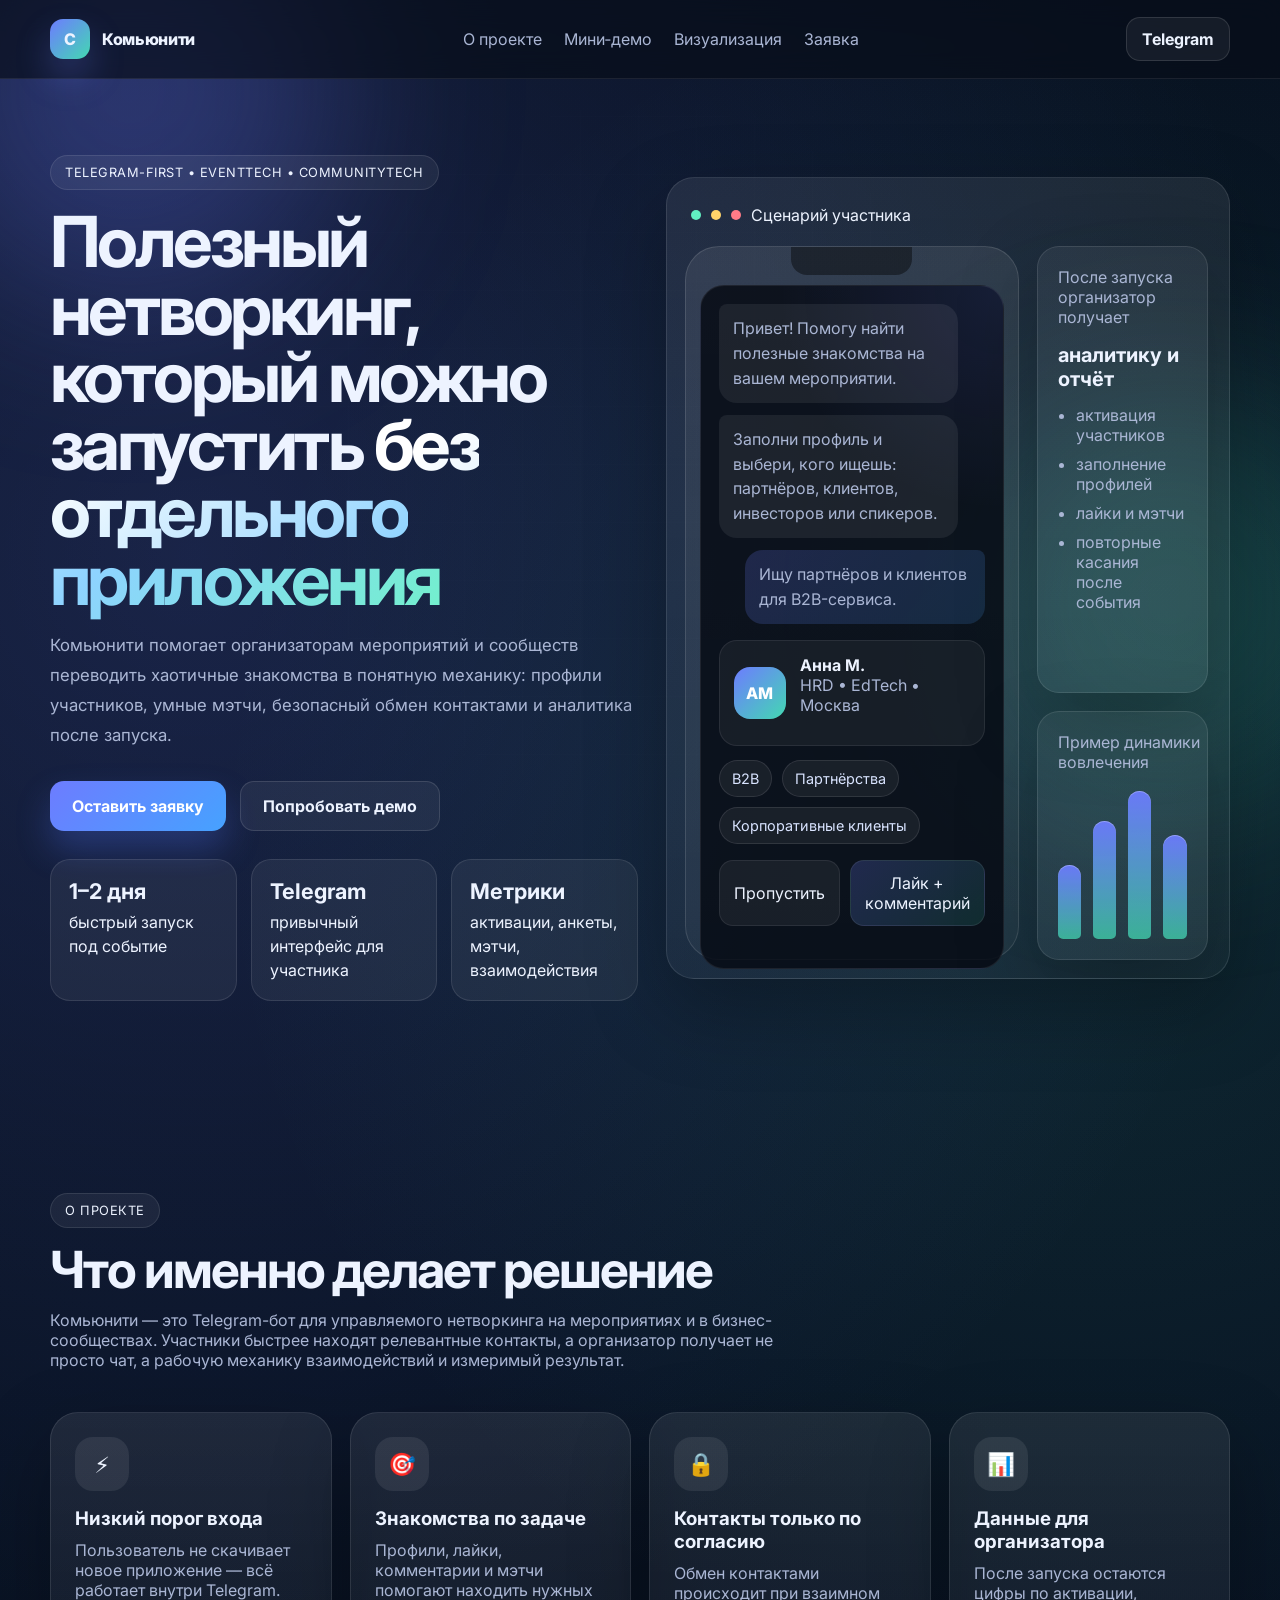
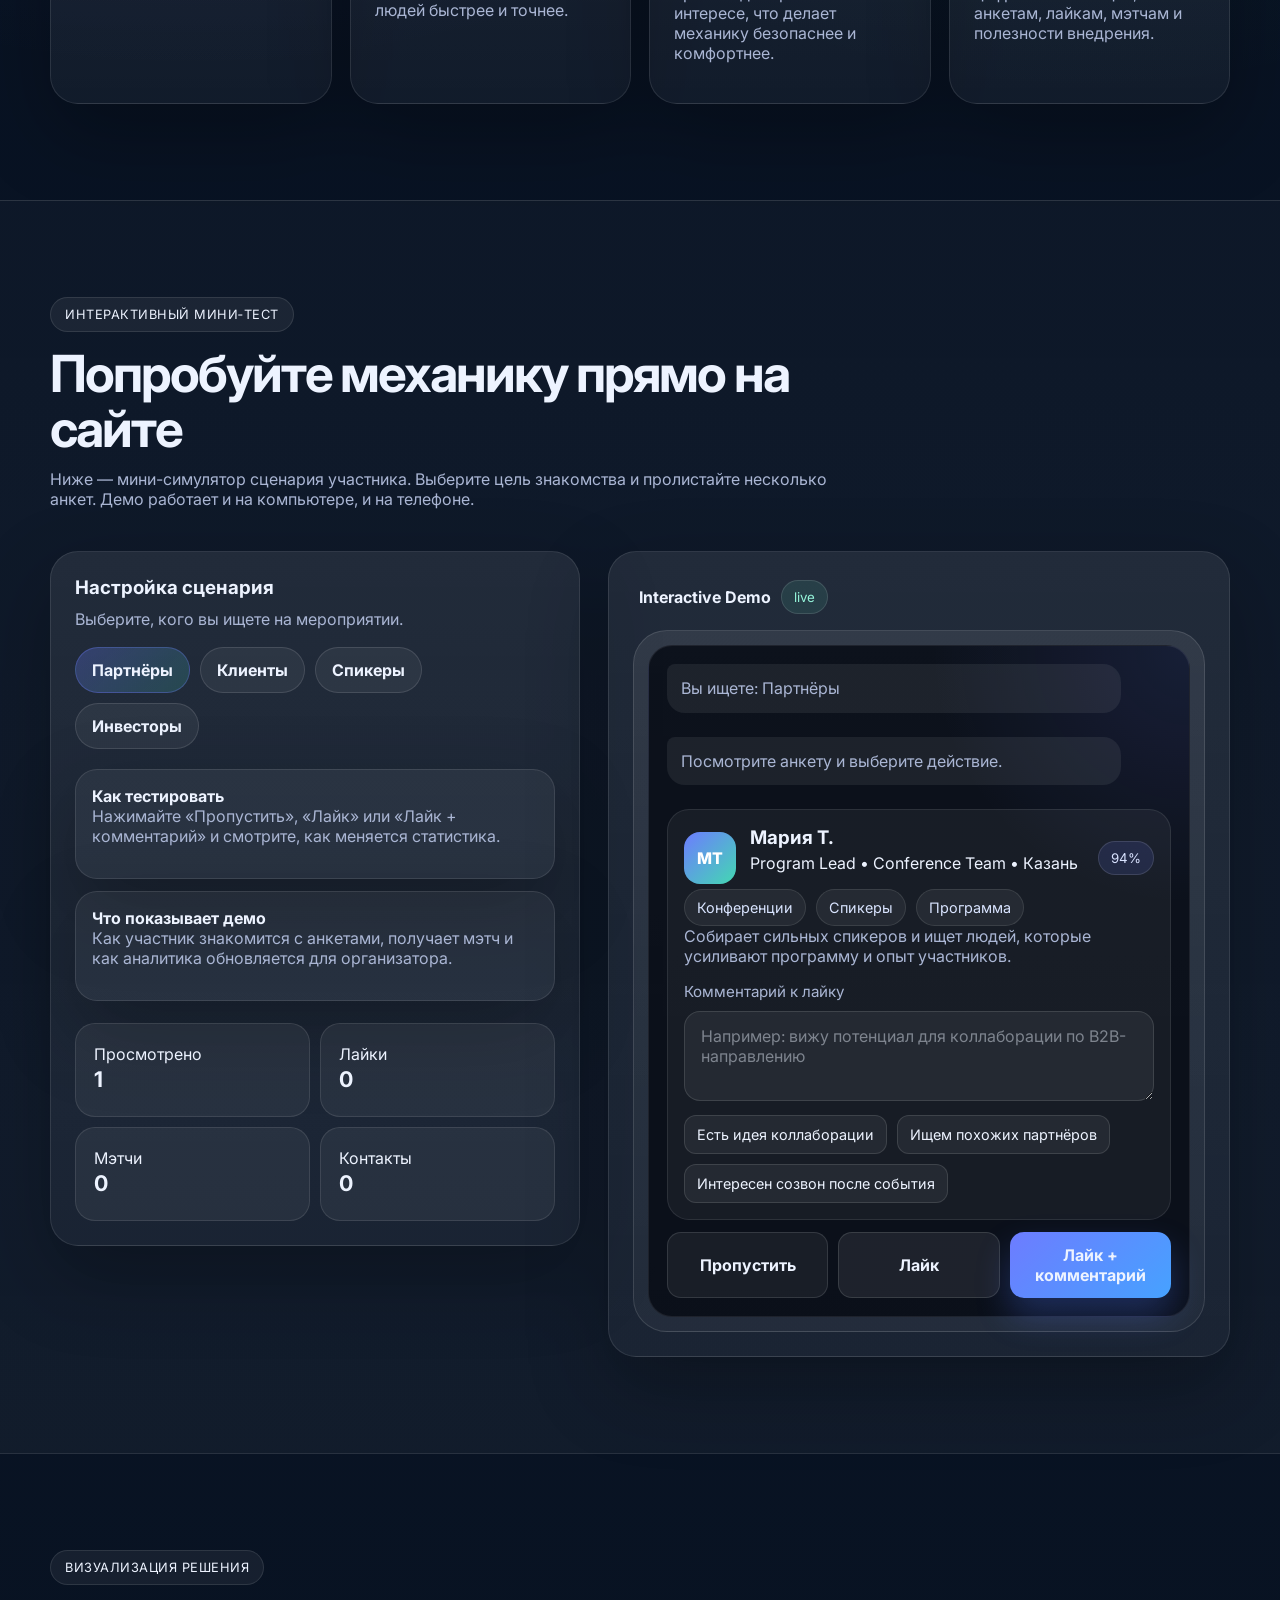
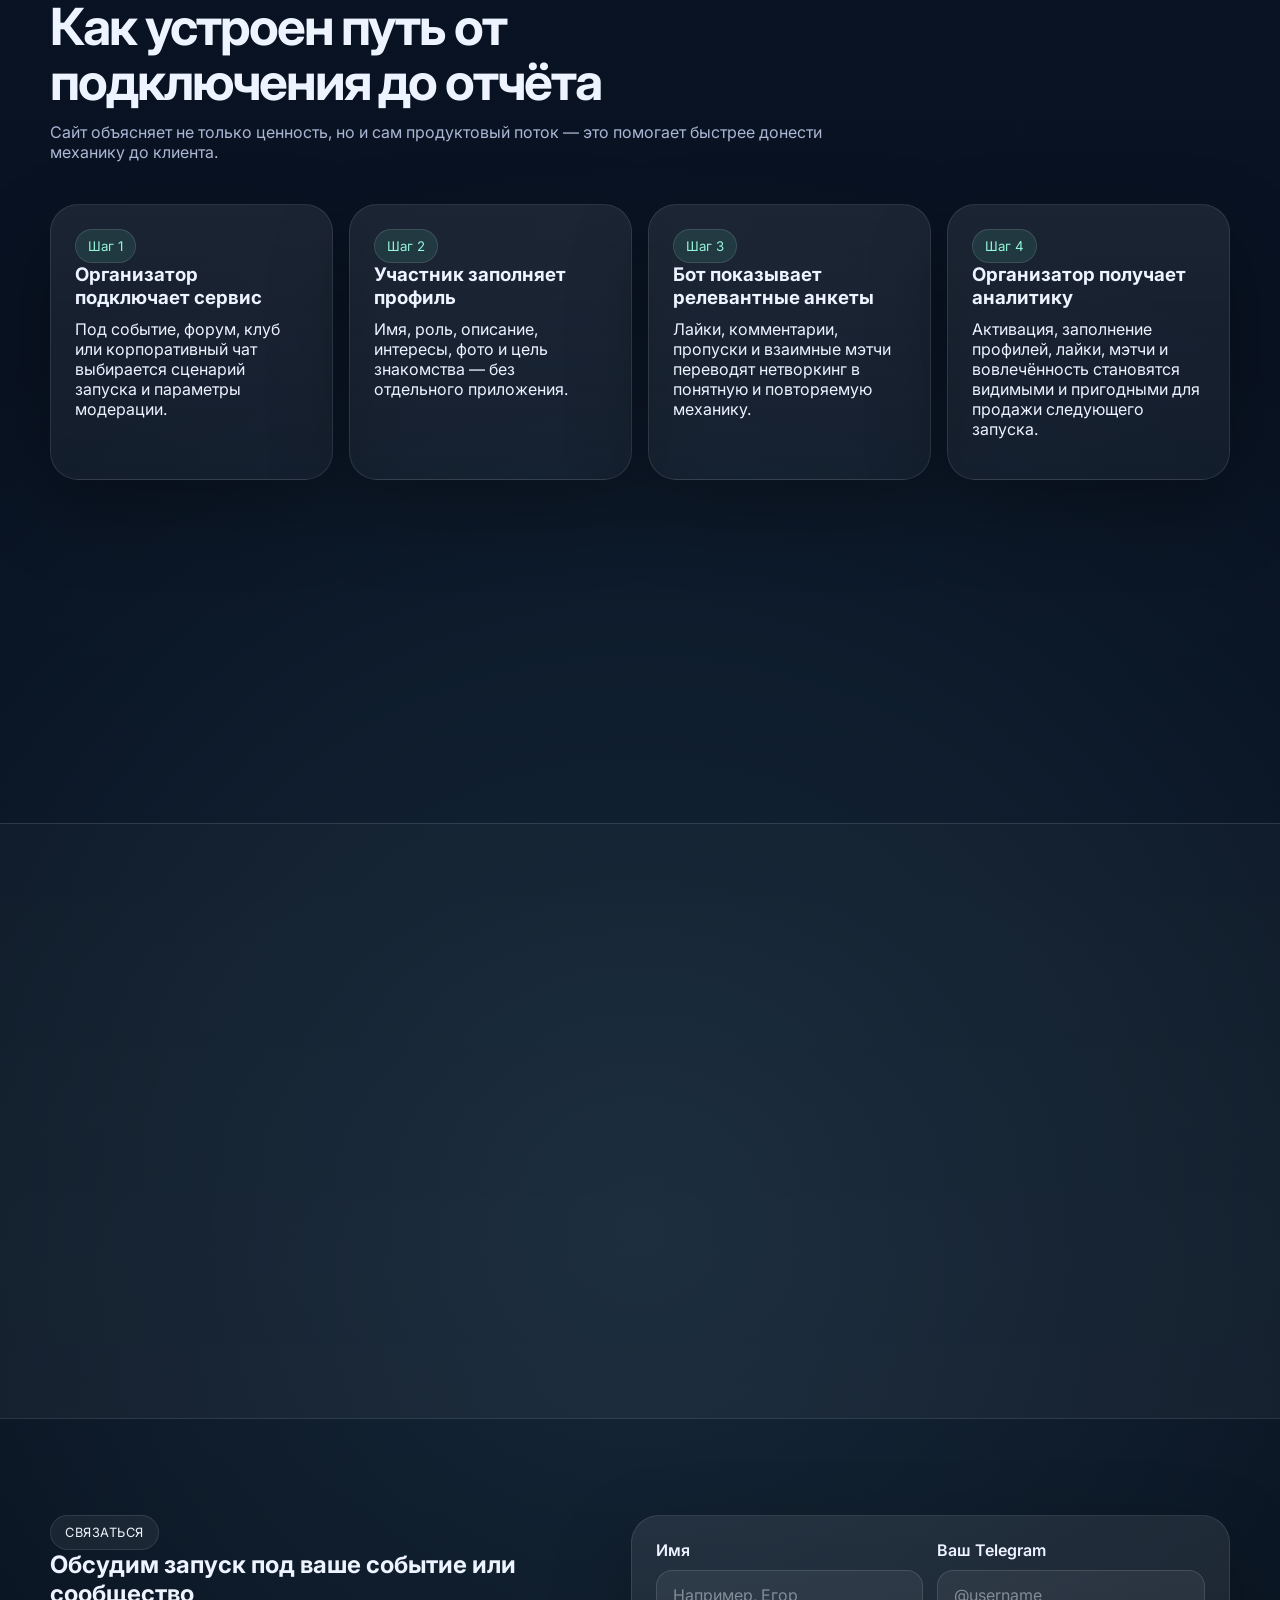
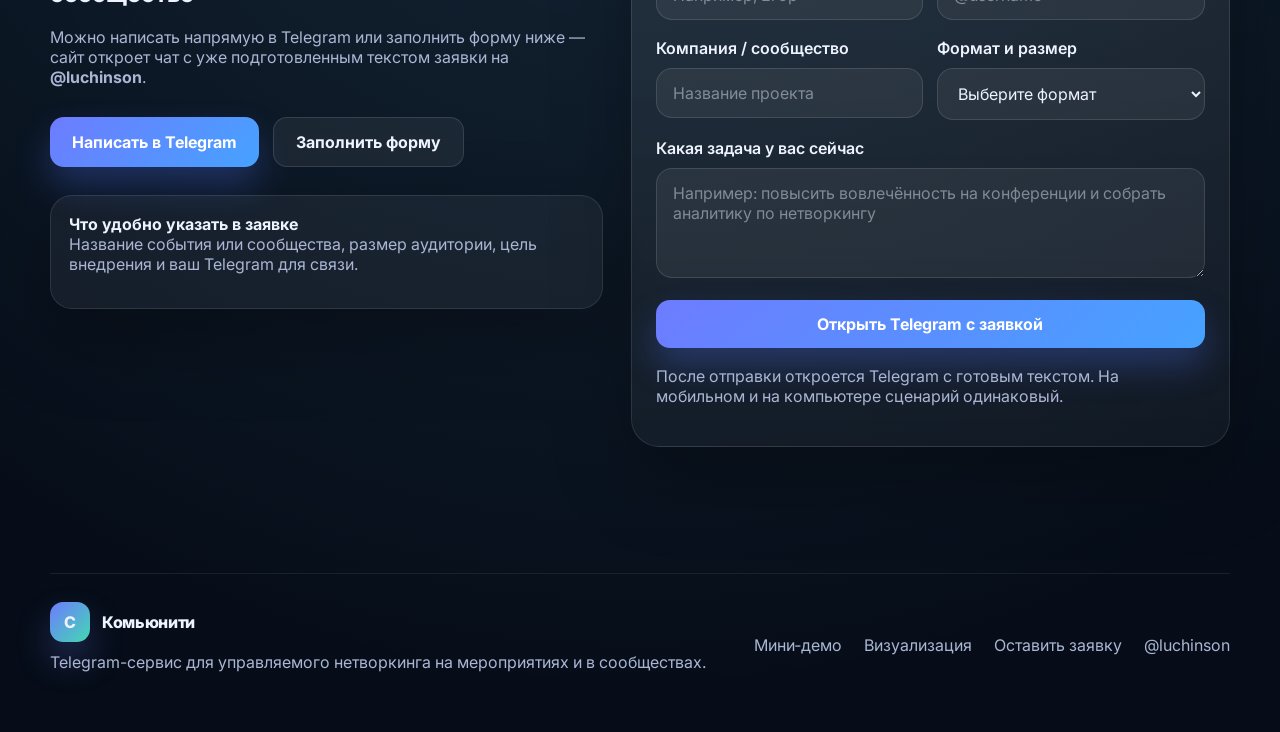
<file: index.html>
<!DOCTYPE html>
<html lang="ru">
<head>
  <meta charset="UTF-8" />
  <meta name="viewport" content="width=device-width, initial-scale=1.0" />
  <title>Комьюнити — управляемый нетворкинг в Telegram для мероприятий и сообществ</title>
  <meta name="description" content="Комьюнити — Telegram-first сервис для организаторов мероприятий и сообществ: управляемый нетворкинг, мэтчи, аналитика и быстрый запуск без отдельного приложения." />
  <meta name="theme-color" content="#0A1020" />
  <meta property="og:title" content="Комьюнити — управляемый нетворкинг в Telegram" />
  <meta property="og:description" content="Запускайте полезные знакомства, мэтчи и аналитику для события или сообщества без отдельного приложения." />
  <meta property="og:type" content="website" />
  <meta property="og:locale" content="ru_RU" />
  <link rel="preconnect" href="https://fonts.googleapis.com" />
  <link rel="preconnect" href="https://fonts.gstatic.com" crossorigin />
  <link href="https://fonts.googleapis.com/css2?family=Inter:wght@400;500;600;700;800;900&display=swap" rel="stylesheet" />
  <link rel="stylesheet" href="styles.css" />
</head>
<body>
  <div class="site-glow glow-1"></div>
  <div class="site-glow glow-2"></div>
  <div class="site-grid"></div>

  <header class="header">
    <div class="container nav">
      <a class="brand" href="#hero" aria-label="Комьюнити">
        <span class="brand-mark">C</span>
        <span class="brand-text">Комьюнити</span>
      </a>

      <nav class="nav-links" aria-label="Основная навигация">
        <a href="#about">О проекте</a>
        <a href="#demo">Мини‑демо</a>
        <a href="#visual">Визуализация</a>
        <a href="#contact">Заявка</a>
      </nav>

      <div class="nav-actions">
        <a class="btn btn-ghost btn-sm" href="https://t.me/luchinson" target="_blank" rel="noopener noreferrer">Telegram</a>
      </div>
    </div>
  </header>

  <main>
    <section class="hero section" id="hero">
      <div class="container hero-grid">
        <div class="hero-copy" data-reveal>
          <span class="eyebrow">Telegram-first • EventTech • CommunityTech</span>
          <h1>Полезный нетворкинг, который можно запустить <span>без отдельного приложения</span></h1>
          <p class="lead">
            Комьюнити помогает организаторам мероприятий и сообществ переводить хаотичные знакомства в понятную механику:
            профили участников, умные мэтчи, безопасный обмен контактами и аналитика после запуска.
          </p>

          <div class="hero-actions">
            <a class="btn btn-primary" href="#contact">Оставить заявку</a>
            <a class="btn btn-secondary" href="#demo">Попробовать демо</a>
          </div>

          <div class="hero-metrics">
            <article class="metric-chip">
              <strong>1–2 дня</strong>
              <span>быстрый запуск под событие</span>
            </article>
            <article class="metric-chip">
              <strong>Telegram</strong>
              <span>привычный интерфейс для участника</span>
            </article>
            <article class="metric-chip">
              <strong>Метрики</strong>
              <span>активации, анкеты, мэтчи, взаимодействия</span>
            </article>
          </div>
        </div>

        <div class="hero-showcase card" data-reveal>
          <div class="showcase-topbar">
            <span class="signal signal-green"></span>
            <span class="signal signal-yellow"></span>
            <span class="signal signal-red"></span>
            <p>Сценарий участника</p>
          </div>

          <div class="showcase-grid">
            <div class="phone-shell">
              <div class="phone-notch"></div>
              <div class="phone-screen">
                <div class="bubble bubble-bot">Привет! Помогу найти полезные знакомства на вашем мероприятии.</div>
                <div class="bubble bubble-bot">Заполни профиль и выбери, кого ищешь: партнёров, клиентов, инвесторов или спикеров.</div>
                <div class="bubble bubble-user">Ищу партнёров и клиентов для B2B-сервиса.</div>

                <div class="mini-profile">
                  <div class="mini-avatar">AM</div>
                  <div>
                    <strong>Анна М.</strong>
                    <p>HRD • EdTech • Москва</p>
                  </div>
                </div>

                <div class="mini-tags">
                  <span>B2B</span>
                  <span>Партнёрства</span>
                  <span>Корпоративные клиенты</span>
                </div>

                <div class="mini-actions">
                  <button type="button">Пропустить</button>
                  <button type="button" class="active">Лайк + комментарий</button>
                </div>
              </div>
            </div>

            <div class="showcase-side">
              <div class="floating-card soft-card">
                <p>После запуска организатор получает</p>
                <strong>аналитику и отчёт</strong>
                <ul>
                  <li>активация участников</li>
                  <li>заполнение профилей</li>
                  <li>лайки и мэтчи</li>
                  <li>повторные касания после события</li>
                </ul>
              </div>
              <div class="chart-card soft-card">
                <div class="bar bar-1"></div>
                <div class="bar bar-2"></div>
                <div class="bar bar-3"></div>
                <div class="bar bar-4"></div>
                <span>Пример динамики вовлечения</span>
              </div>
            </div>
          </div>
        </div>
      </div>
    </section>

    <section class="section" id="about">
      <div class="container">
        <div class="section-head" data-reveal>
          <span class="eyebrow">О проекте</span>
          <h2>Что именно делает решение</h2>
          <p>
            Комьюнити — это Telegram-бот для управляемого нетворкинга на мероприятиях и в бизнес-сообществах.
            Участники быстрее находят релевантные контакты, а организатор получает не просто чат, а рабочую механику взаимодействий и измеримый результат.
          </p>
        </div>

        <div class="benefits-grid">
          <article class="feature-card card" data-reveal>
            <div class="feature-icon">⚡</div>
            <h3>Низкий порог входа</h3>
            <p>Пользователь не скачивает новое приложение — всё работает внутри Telegram.</p>
          </article>
          <article class="feature-card card" data-reveal>
            <div class="feature-icon">🎯</div>
            <h3>Знакомства по задаче</h3>
            <p>Профили, лайки, комментарии и мэтчи помогают находить нужных людей быстрее и точнее.</p>
          </article>
          <article class="feature-card card" data-reveal>
            <div class="feature-icon">🔒</div>
            <h3>Контакты только по согласию</h3>
            <p>Обмен контактами происходит при взаимном интересе, что делает механику безопаснее и комфортнее.</p>
          </article>
          <article class="feature-card card" data-reveal>
            <div class="feature-icon">📊</div>
            <h3>Данные для организатора</h3>
            <p>После запуска остаются цифры по активации, анкетам, лайкам, мэтчам и полезности внедрения.</p>
          </article>
        </div>
      </div>
    </section>

    <section class="section section-accent" id="demo">
      <div class="container demo-section">
        <div class="section-head demo-head" data-reveal>
          <span class="eyebrow">Интерактивный мини‑тест</span>
          <h2>Попробуйте механику прямо на сайте</h2>
          <p>
            Ниже — мини-симулятор сценария участника. Выберите цель знакомства и пролистайте несколько анкет.
            Демо работает и на компьютере, и на телефоне.
          </p>
        </div>

        <div class="demo-grid">
          <aside class="demo-panel card" data-reveal>
            <div class="demo-panel-head">
              <h3>Настройка сценария</h3>
              <p>Выберите, кого вы ищете на мероприятии.</p>
            </div>

            <div class="goal-group" id="goal-group">
              <button type="button" class="goal-chip active" data-goal="Партнёры">Партнёры</button>
              <button type="button" class="goal-chip" data-goal="Клиенты">Клиенты</button>
              <button type="button" class="goal-chip" data-goal="Спикеры">Спикеры</button>
              <button type="button" class="goal-chip" data-goal="Инвесторы">Инвесторы</button>
            </div>

            <div class="demo-hints">
              <div class="hint-card soft-card">
                <strong>Как тестировать</strong>
                <p>Нажимайте «Пропустить», «Лайк» или «Лайк + комментарий» и смотрите, как меняется статистика.</p>
              </div>
              <div class="hint-card soft-card">
                <strong>Что показывает демо</strong>
                <p>Как участник знакомится с анкетами, получает мэтч и как аналитика обновляется для организатора.</p>
              </div>
            </div>

            <div class="demo-stats" id="demo-stats">
              <article class="stat-box">
                <span>Просмотрено</span>
                <strong id="stat-viewed">1</strong>
              </article>
              <article class="stat-box">
                <span>Лайки</span>
                <strong id="stat-liked">0</strong>
              </article>
              <article class="stat-box">
                <span>Мэтчи</span>
                <strong id="stat-matched">0</strong>
              </article>
              <article class="stat-box">
                <span>Контакты</span>
                <strong id="stat-contacts">0</strong>
              </article>
            </div>
          </aside>

          <div class="demo-phone card" data-reveal>
            <div class="demo-phone-topbar">
              <strong>Interactive Demo</strong>
              <span class="live-badge">live</span>
            </div>

            <div class="demo-chat-phone">
              <div class="phone-screen demo-screen">
                <div class="bubble bubble-bot">Вы ищете: <span id="active-goal-label">Партнёры</span></div>
                <div class="bubble bubble-bot">Посмотрите анкету и выберите действие.</div>

                <article class="demo-profile-card" id="demo-profile-card">
                  <div class="demo-profile-top">
                    <div class="avatar-badge" id="demo-avatar">ЕК</div>
                    <div>
                      <h3 id="demo-name">Екатерина</h3>
                      <p id="demo-role">Founder • HR Tech • Москва</p>
                    </div>
                    <div class="match-score" id="match-score">92%</div>
                  </div>

                  <div class="demo-tags" id="demo-tags"></div>
                  <p class="demo-bio" id="demo-bio"></p>

                  <div class="comment-box">
                    <label for="demo-comment">Комментарий к лайку</label>
                    <textarea id="demo-comment" rows="3" placeholder="Например: вижу потенциал для коллаборации по B2B-направлению"></textarea>
                    <div class="quick-comments">
                      <button type="button" class="quick-comment">Есть идея коллаборации</button>
                      <button type="button" class="quick-comment">Ищем похожих партнёров</button>
                      <button type="button" class="quick-comment">Интересен созвон после события</button>
                    </div>
                  </div>
                </article>

                <div class="demo-actions">
                  <button type="button" class="demo-btn demo-btn-muted" id="skip-btn">Пропустить</button>
                  <button type="button" class="demo-btn demo-btn-like" id="like-btn">Лайк</button>
                  <button type="button" class="demo-btn demo-btn-primary" id="comment-btn">Лайк + комментарий</button>
                </div>

                <div class="match-result hidden" id="match-result" aria-live="polite">
                  <span class="match-result-badge">Мэтч</span>
                  <h4 id="match-name">Анкета совпала</h4>
                  <p id="match-text">Контакты открыты по взаимному интересу.</p>
                  <div class="match-contact" id="match-contact"></div>
                </div>

                <div class="demo-finish hidden" id="demo-finish">
                  <h4>Демо завершено</h4>
                  <p>Вы просмотрели все анкеты этого мини-сценария. Перезапустите демо, чтобы попробовать другую цель поиска.</p>
                  <button type="button" class="btn btn-primary btn-block" id="restart-demo">Запустить ещё раз</button>
                </div>
              </div>
            </div>
          </div>
        </div>
      </div>
    </section>

    <section class="section" id="visual">
      <div class="container">
        <div class="section-head" data-reveal>
          <span class="eyebrow">Визуализация решения</span>
          <h2>Как устроен путь от подключения до отчёта</h2>
          <p>Сайт объясняет не только ценность, но и сам продуктовый поток — это помогает быстрее донести механику до клиента.</p>
        </div>

        <div class="flow-layout">
          <div class="flow-card card" data-reveal>
            <span class="step-pill">Шаг 1</span>
            <h3>Организатор подключает сервис</h3>
            <p>Под событие, форум, клуб или корпоративный чат выбирается сценарий запуска и параметры модерации.</p>
          </div>
          <div class="flow-card card" data-reveal>
            <span class="step-pill">Шаг 2</span>
            <h3>Участник заполняет профиль</h3>
            <p>Имя, роль, описание, интересы, фото и цель знакомства — без отдельного приложения.</p>
          </div>
          <div class="flow-card card" data-reveal>
            <span class="step-pill">Шаг 3</span>
            <h3>Бот показывает релевантные анкеты</h3>
            <p>Лайки, комментарии, пропуски и взаимные мэтчи переводят нетворкинг в понятную и повторяемую механику.</p>
          </div>
          <div class="flow-card card" data-reveal>
            <span class="step-pill">Шаг 4</span>
            <h3>Организатор получает аналитику</h3>
            <p>Активация, заполнение профилей, лайки, мэтчи и вовлечённость становятся видимыми и пригодными для продажи следующего запуска.</p>
          </div>
        </div>

        <div class="dashboard-preview card" data-reveal>
          <div class="dashboard-head">
            <div>
              <span class="eyebrow small">Organizer view</span>
              <h3>Пример дашборда после запуска</h3>
            </div>
            <div class="dashboard-state">Отчёт готов</div>
          </div>

          <div class="dashboard-grid">
            <article class="dashboard-box">
              <span>Регистрации</span>
              <strong>128</strong>
            </article>
            <article class="dashboard-box">
              <span>Профили заполнены</span>
              <strong>96%</strong>
            </article>
            <article class="dashboard-box">
              <span>Взаимные мэтчи</span>
              <strong>214</strong>
            </article>
            <article class="dashboard-box">
              <span>Контакты открыты</span>
              <strong>148</strong>
            </article>
          </div>
        </div>
      </div>
    </section>

    <section class="section section-accent" id="audience">
      <div class="container audience-grid">
        <div data-reveal>
          <span class="eyebrow">Для кого</span>
          <h2>Где решение особенно полезно</h2>
          <ul class="list-check">
            <li>Бизнес-мероприятия, форумы, конференции и выставки</li>
            <li>Бизнес-клубы и профессиональные сообщества с активным Telegram-чатом</li>
            <li>Корпоративные события, где нужно усиливать полезные знакомства между участниками</li>
            <li>Пилотные запуски для проверки продуктовой ценности и дальнейшего масштабирования</li>
          </ul>
        </div>

        <div class="fit-card card" data-reveal>
          <span class="eyebrow">Квалификация лида</span>
          <h3>Лучше всего подходит</h3>
          <div class="fit-list">
            <div class="fit-row">
              <strong>Подходит</strong>
              <p>мероприятиям от 150 участников, Telegram-сообществам и клиентам, которым важны метрики и качество знакомств</p>
            </div>
            <div class="fit-row muted-row">
              <strong>Не фокус</strong>
              <p>событиям до 100 человек и кейсам, где нужен только самый дешёвый инструмент без обсуждения результата</p>
            </div>
          </div>
        </div>
      </div>
    </section>

    <section class="section" id="contact">
      <div class="container contact-grid">
        <div data-reveal>
          <span class="eyebrow">Связаться</span>
          <h2>Обсудим запуск под ваше событие или сообщество</h2>
          <p class="contact-text">
            Можно написать напрямую в Telegram или заполнить форму ниже — сайт откроет чат с уже подготовленным текстом заявки на <strong>@luchinson</strong>.
          </p>

          <div class="contact-actions">
            <a class="btn btn-primary" href="https://t.me/luchinson" target="_blank" rel="noopener noreferrer">Написать в Telegram</a>
            <a class="btn btn-secondary" href="#request-form">Заполнить форму</a>
          </div>

          <div class="contact-card soft-card">
            <strong>Что удобно указать в заявке</strong>
            <p>Название события или сообщества, размер аудитории, цель внедрения и ваш Telegram для связи.</p>
          </div>
        </div>

        <form class="form-card card" id="request-form" data-reveal>
          <div class="form-row two-cols">
            <div>
              <label for="name">Имя</label>
              <input id="name" name="name" type="text" placeholder="Например, Егор" required />
            </div>
            <div>
              <label for="telegram">Ваш Telegram</label>
              <input id="telegram" name="telegram" type="text" placeholder="@username" required />
            </div>
          </div>

          <div class="form-row two-cols">
            <div>
              <label for="company">Компания / сообщество</label>
              <input id="company" name="company" type="text" placeholder="Название проекта" required />
            </div>
            <div>
              <label for="size">Формат и размер</label>
              <select id="size" name="size" required>
                <option value="" selected disabled>Выберите формат</option>
                <option>100–300 участников</option>
                <option>300–1000 участников</option>
                <option>1000+ участников</option>
                <option>Telegram-сообщество</option>
                <option>Корпоративное событие</option>
              </select>
            </div>
          </div>

          <div class="form-row">
            <label for="task">Какая задача у вас сейчас</label>
            <textarea id="task" name="task" rows="4" placeholder="Например: повысить вовлечённость на конференции и собрать аналитику по нетворкингу" required></textarea>
          </div>

          <button class="btn btn-primary btn-block" type="submit">Открыть Telegram с заявкой</button>
          <p class="form-hint" id="form-hint">После отправки откроется Telegram с готовым текстом. На мобильном и на компьютере сценарий одинаковый.</p>
        </form>
      </div>
    </section>
  </main>

  <footer class="footer">
    <div class="container footer-wrap">
      <div>
        <a class="brand footer-brand" href="#hero">
          <span class="brand-mark">C</span>
          <span class="brand-text">Комьюнити</span>
        </a>
        <p>Telegram-сервис для управляемого нетворкинга на мероприятиях и в сообществах.</p>
      </div>
      <div class="footer-links">
        <a href="#demo">Мини‑демо</a>
        <a href="#visual">Визуализация</a>
        <a href="#contact">Оставить заявку</a>
        <a href="https://t.me/luchinson" target="_blank" rel="noopener noreferrer">@luchinson</a>
      </div>
    </div>
  </footer>

  <script src="script.js"></script>
</body>
</html>
</file>
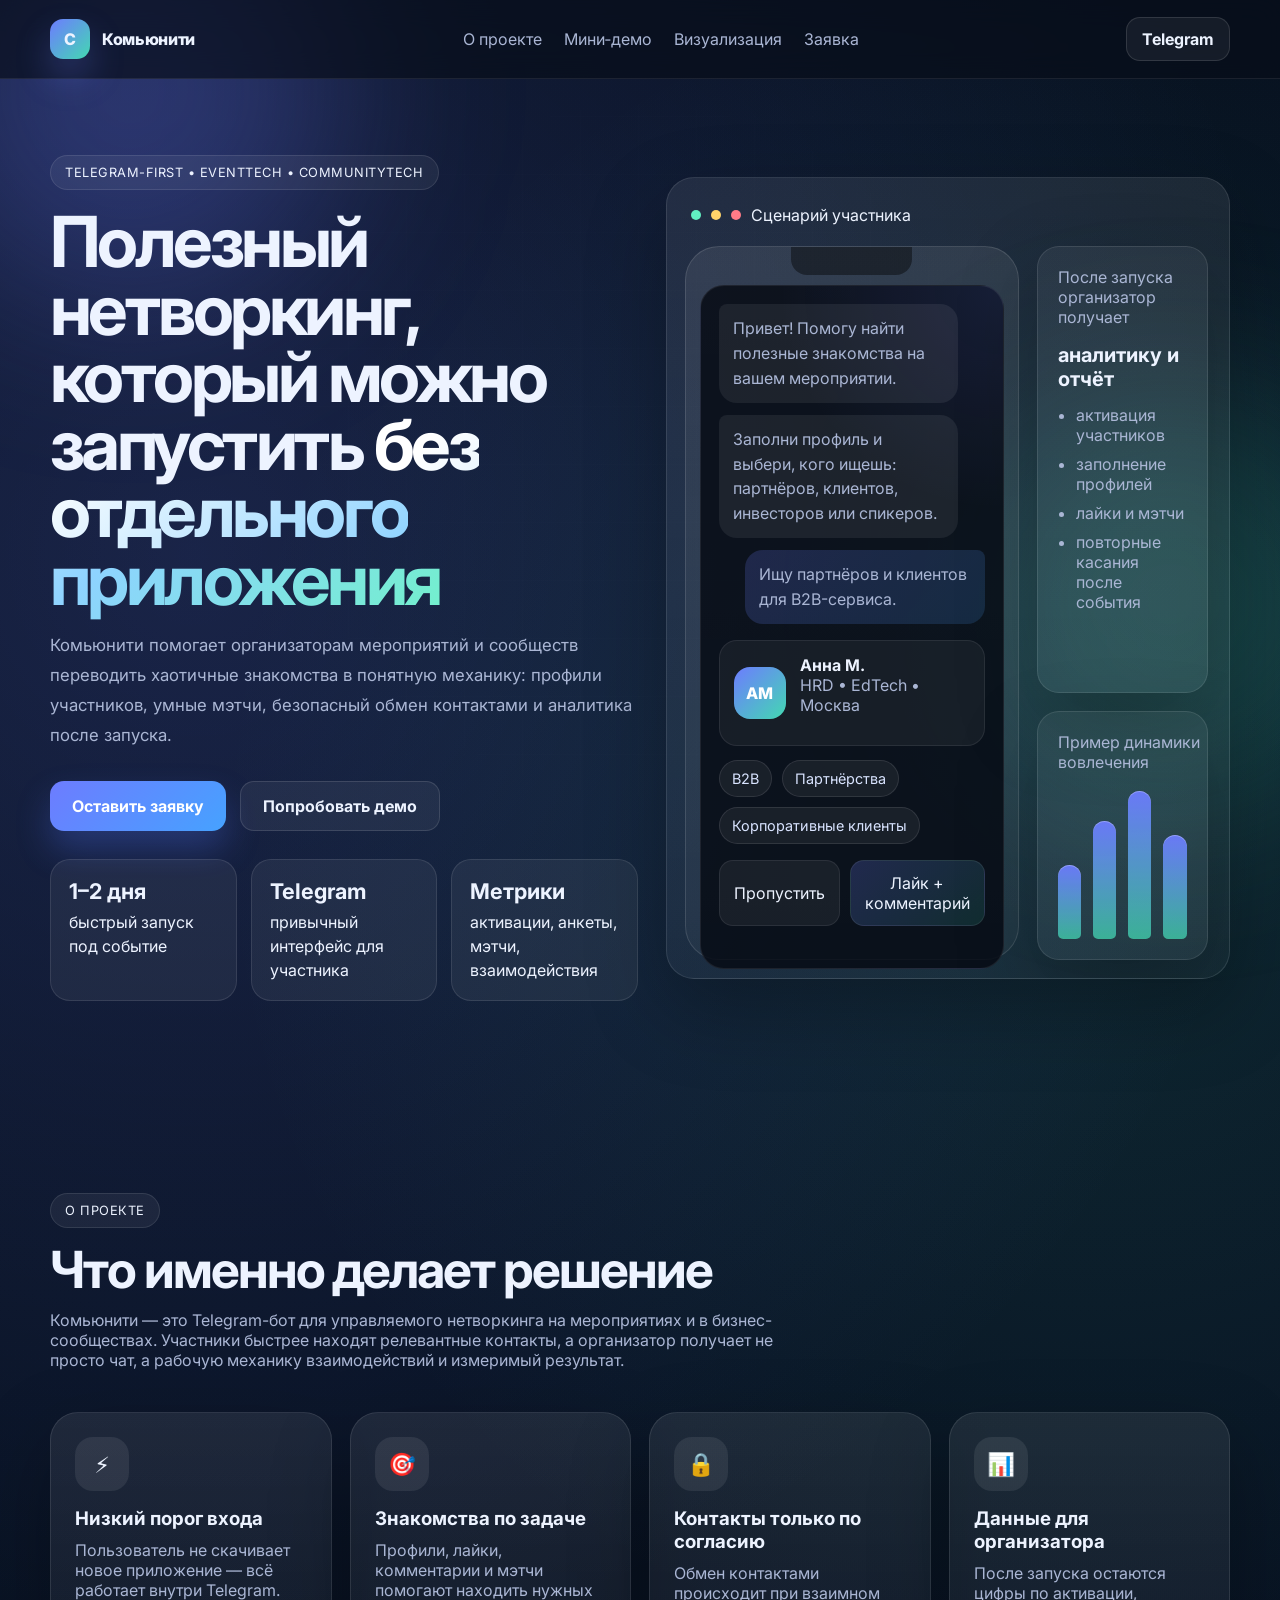
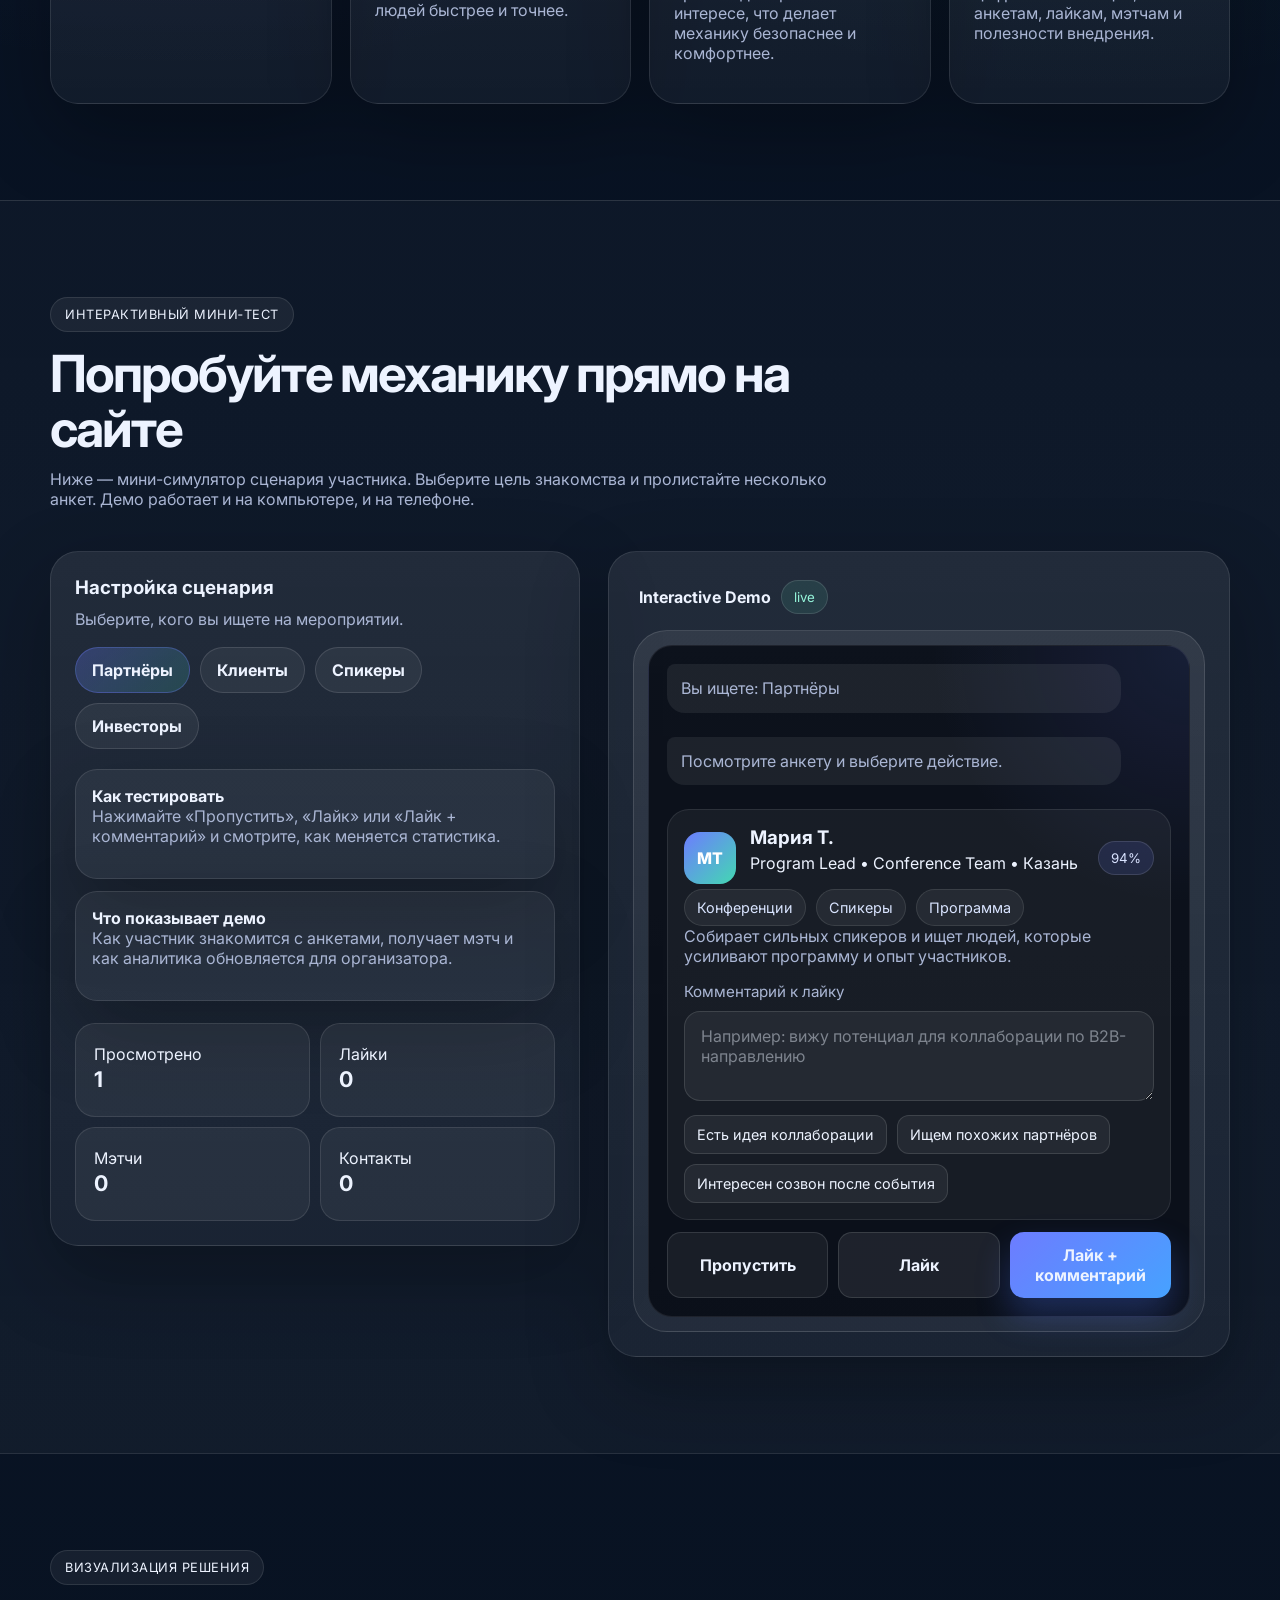
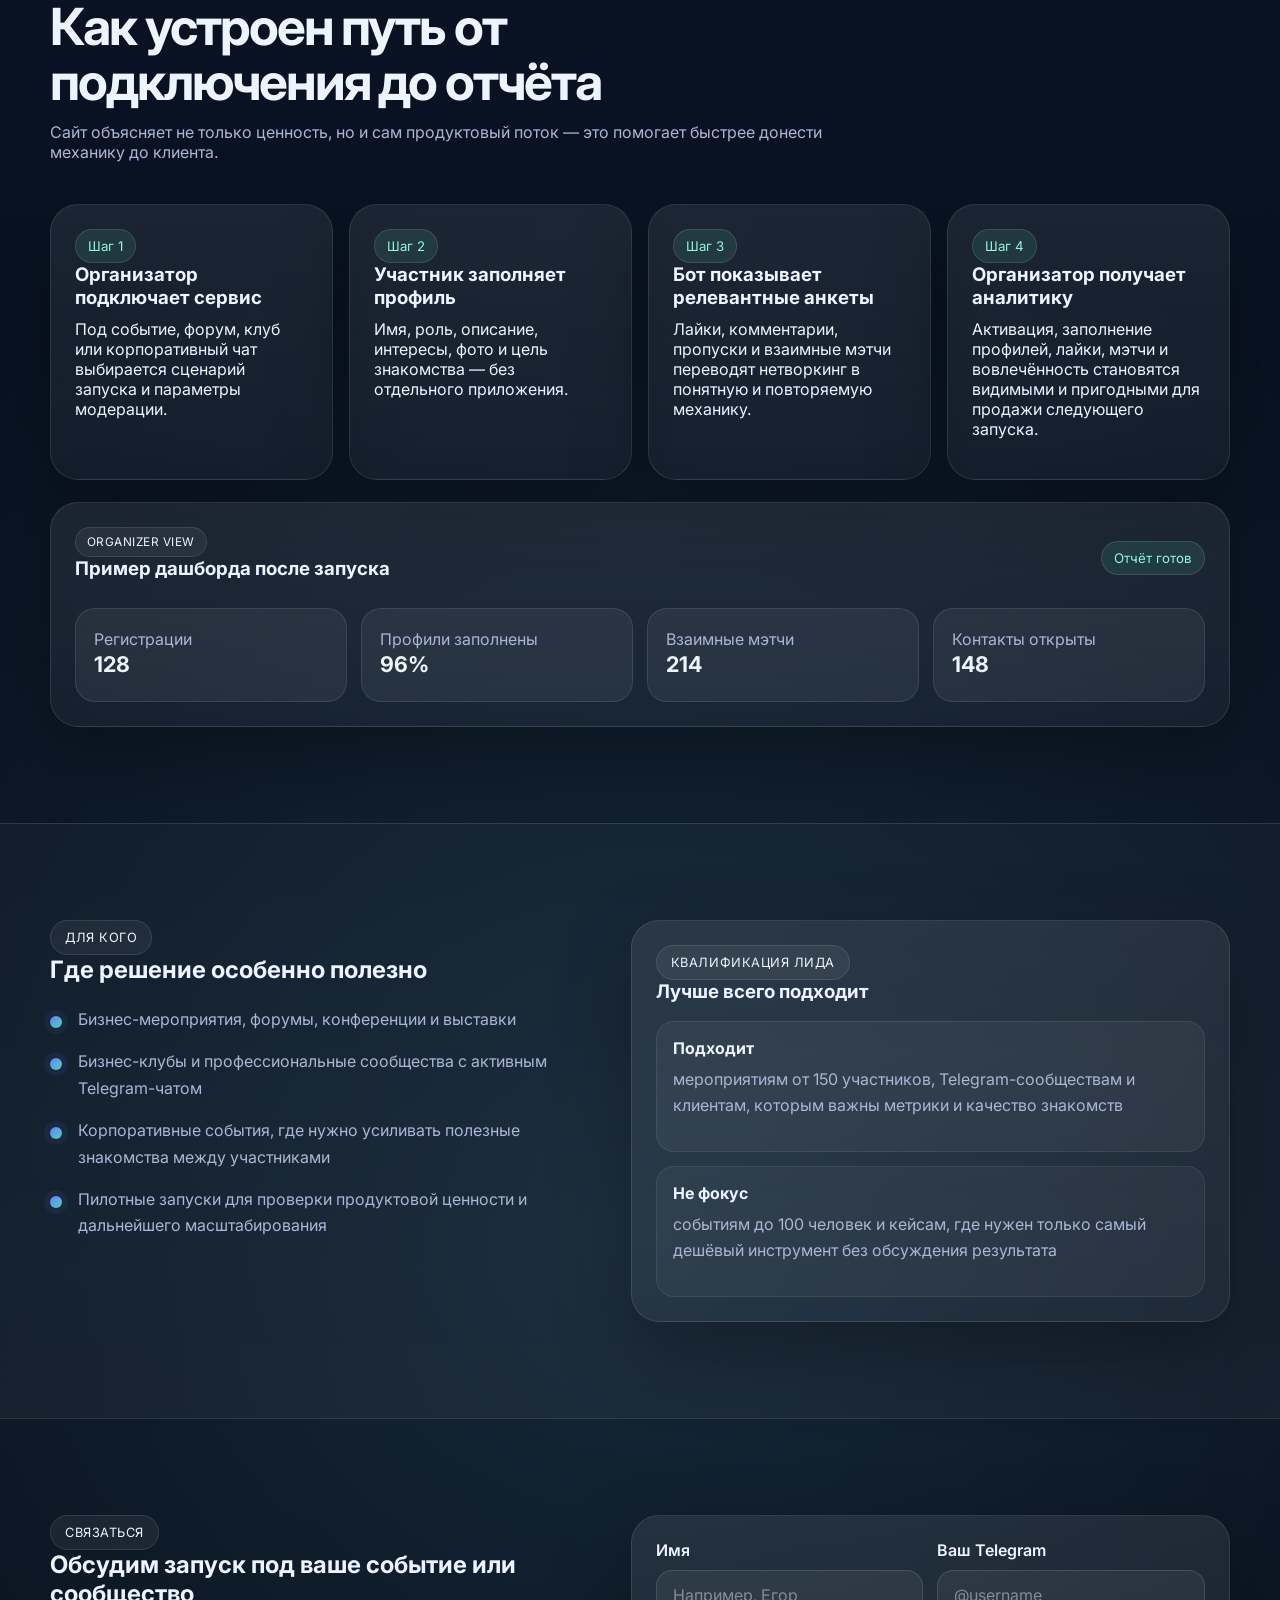
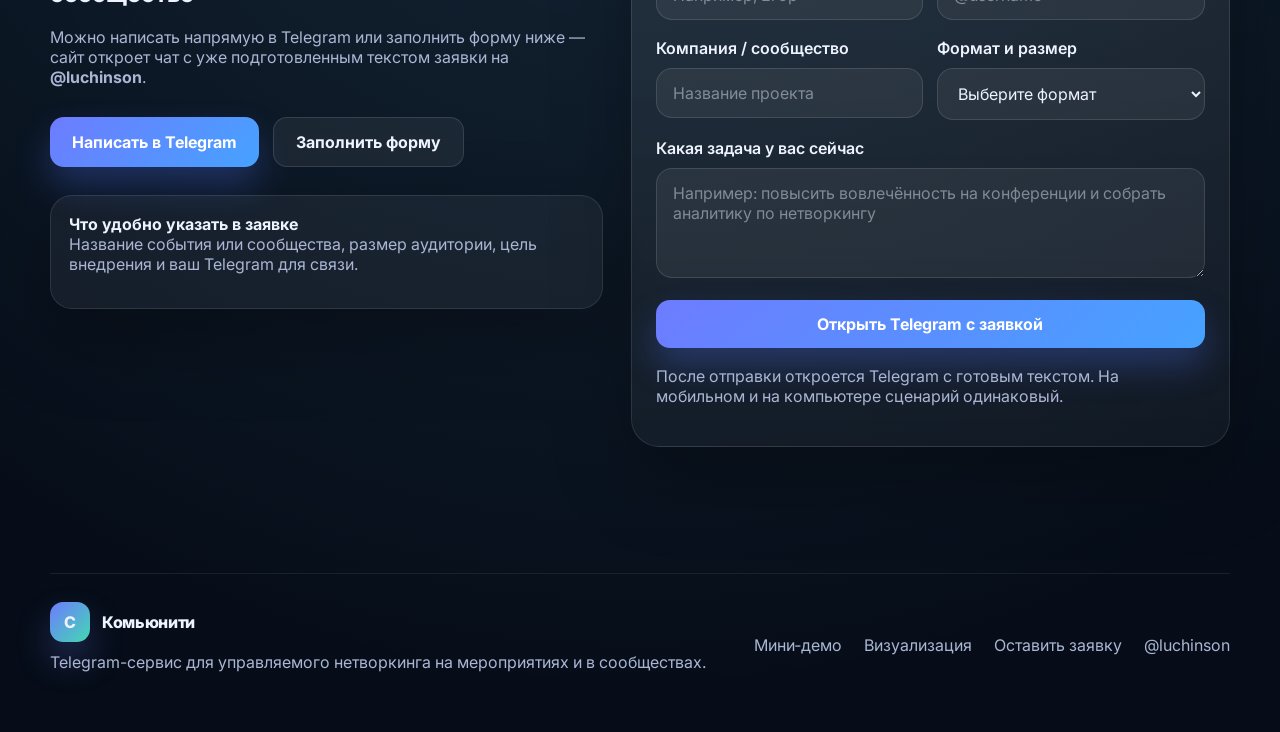
<file: index-single-file.html>
<!DOCTYPE html>
<html lang="ru">
<head>
  <meta charset="UTF-8" />
  <meta name="viewport" content="width=device-width, initial-scale=1.0" />
  <title>Комьюнити — управляемый нетворкинг в Telegram для мероприятий и сообществ</title>
  <meta name="description" content="Комьюнити — Telegram-first сервис для организаторов мероприятий и сообществ: управляемый нетворкинг, мэтчи, аналитика и быстрый запуск без отдельного приложения." />
  <meta name="theme-color" content="#0A1020" />
  <meta property="og:title" content="Комьюнити — управляемый нетворкинг в Telegram" />
  <meta property="og:description" content="Запускайте полезные знакомства, мэтчи и аналитику для события или сообщества без отдельного приложения." />
  <meta property="og:type" content="website" />
  <meta property="og:locale" content="ru_RU" />
  <link rel="preconnect" href="https://fonts.googleapis.com" />
  <link rel="preconnect" href="https://fonts.gstatic.com" crossorigin />
  <link href="https://fonts.googleapis.com/css2?family=Inter:wght@400;500;600;700;800;900&display=swap" rel="stylesheet" />
  <style>
:root {
  --bg: #07101f;
  --bg-soft: rgba(255, 255, 255, 0.05);
  --surface: rgba(255, 255, 255, 0.08);
  --surface-strong: rgba(255, 255, 255, 0.12);
  --surface-card: linear-gradient(180deg, rgba(255,255,255,0.08), rgba(255,255,255,0.04));
  --text: #edf3ff;
  --muted: #aab6d4;
  --line: rgba(255, 255, 255, 0.11);
  --primary: #6d7cff;
  --primary-2: #43d8b2;
  --primary-3: #7fd6ff;
  --danger: #ff6b7a;
  --success: #61f0c2;
  --shadow: 0 30px 80px rgba(0, 0, 0, 0.28);
  --radius: 28px;
  --radius-md: 22px;
  --radius-sm: 16px;
  --container: 1180px;
}

* {
  box-sizing: border-box;
}

html {
  scroll-behavior: smooth;
}

body {
  margin: 0;
  color: var(--text);
  font-family: "Inter", system-ui, -apple-system, BlinkMacSystemFont, "Segoe UI", sans-serif;
  background:
    radial-gradient(circle at 15% 10%, rgba(109, 124, 255, 0.18), transparent 22%),
    radial-gradient(circle at 85% 15%, rgba(67, 216, 178, 0.12), transparent 18%),
    radial-gradient(circle at 50% 80%, rgba(127, 214, 255, 0.12), transparent 24%),
    linear-gradient(180deg, #07101f 0%, #091425 48%, #060d18 100%);
  overflow-x: hidden;
}

img {
  max-width: 100%;
}

button,
input,
select,
textarea {
  font: inherit;
}

button {
  cursor: pointer;
}

input,
select,
textarea {
  width: 100%;
  border: 1px solid rgba(255, 255, 255, 0.12);
  background: rgba(255, 255, 255, 0.06);
  color: var(--text);
  border-radius: 16px;
  padding: 14px 16px;
  outline: 0;
  transition: border-color 0.25s ease, background 0.25s ease, transform 0.25s ease;
}

input:focus,
select:focus,
textarea:focus {
  border-color: rgba(109, 124, 255, 0.78);
  background: rgba(255, 255, 255, 0.09);
}

input::placeholder,
textarea::placeholder {
  color: rgba(237, 243, 255, 0.45);
}

select option {
  color: #08111f;
}

a {
  color: inherit;
  text-decoration: none;
}

h1,
h2,
h3,
h4,
p {
  margin-top: 0;
}

.container {
  width: min(calc(100% - 32px), var(--container));
  margin: 0 auto;
}

.section {
  padding: 96px 0;
  position: relative;
}

.section-accent {
  background: linear-gradient(180deg, rgba(255,255,255,0.025), rgba(255,255,255,0.04));
  border-top: 1px solid var(--line);
  border-bottom: 1px solid var(--line);
}

.site-grid {
  position: fixed;
  inset: 0;
  z-index: -3;
  background-image:
    linear-gradient(rgba(255,255,255,0.035) 1px, transparent 1px),
    linear-gradient(90deg, rgba(255,255,255,0.035) 1px, transparent 1px);
  background-size: 58px 58px;
  mask-image: radial-gradient(circle at center, black 35%, transparent 90%);
  opacity: 0.26;
}

.site-glow {
  position: fixed;
  width: 420px;
  height: 420px;
  border-radius: 50%;
  filter: blur(90px);
  z-index: -2;
  pointer-events: none;
}

.glow-1 {
  top: -120px;
  left: -80px;
  background: rgba(109, 124, 255, 0.28);
}

.glow-2 {
  right: -100px;
  bottom: 10%;
  background: rgba(67, 216, 178, 0.18);
}

.header {
  position: sticky;
  top: 0;
  z-index: 40;
  background: rgba(8, 14, 26, 0.68);
  backdrop-filter: blur(14px);
  border-bottom: 1px solid rgba(255, 255, 255, 0.08);
}

.nav {
  min-height: 78px;
  display: flex;
  align-items: center;
  justify-content: space-between;
  gap: 18px;
}

.brand {
  display: inline-flex;
  align-items: center;
  gap: 12px;
  font-weight: 800;
}

.brand-mark {
  width: 40px;
  height: 40px;
  border-radius: 13px;
  display: inline-grid;
  place-items: center;
  background: linear-gradient(135deg, var(--primary), var(--primary-2));
  box-shadow: 0 18px 35px rgba(109, 124, 255, 0.28);
}

.brand-text {
  letter-spacing: -0.02em;
}

.nav-links,
.footer-links,
.nav-actions {
  display: flex;
  align-items: center;
  gap: 22px;
}

.nav-links a,
.footer-links a {
  color: var(--muted);
  transition: color 0.2s ease;
}

.nav-links a:hover,
.footer-links a:hover {
  color: var(--text);
}

.eyebrow {
  display: inline-flex;
  align-items: center;
  gap: 8px;
  padding: 9px 14px;
  border-radius: 999px;
  border: 1px solid rgba(255,255,255,0.1);
  background: rgba(255,255,255,0.06);
  letter-spacing: 0.04em;
  text-transform: uppercase;
  font-size: 0.8rem;
}

.eyebrow.small {
  font-size: 0.74rem;
  padding: 7px 11px;
}

.hero {
  padding-top: 76px;
}

.hero-grid,
.demo-grid,
.audience-grid,
.contact-grid {
  display: grid;
  gap: 28px;
}

.hero-grid {
  grid-template-columns: 1.02fr 0.98fr;
  align-items: center;
}

.hero-copy h1 {
  margin: 18px 0 18px;
  font-size: clamp(2.7rem, 5.5vw, 5rem);
  line-height: 0.96;
  letter-spacing: -0.05em;
}

.hero-copy h1 span {
  background: linear-gradient(135deg, #ffffff 10%, #8ed3ff 58%, #72f0cc 100%);
  -webkit-background-clip: text;
  background-clip: text;
  color: transparent;
}

.lead,
.section-head p,
.contact-text,
.form-hint,
.demo-panel-head p,
.feature-card p,
.fit-row p,
.list-check li,
.bubble,
.mini-profile p,
.soft-card p,
.chart-card span,
.dashboard-box span,
.footer p,
.demo-bio,
.match-contact,
.match-result p,
.demo-finish p,
.comment-box label {
  color: var(--muted);
}

.lead {
  max-width: 650px;
  font-size: 1.05rem;
  line-height: 1.78;
}

.hero-actions,
.contact-actions {
  display: flex;
  gap: 14px;
  flex-wrap: wrap;
  margin: 30px 0 28px;
}

.hero-metrics {
  display: grid;
  grid-template-columns: repeat(3, 1fr);
  gap: 14px;
}

.metric-chip,
.stat-box,
.dashboard-box,
.contact-card {
  padding: 18px;
  border-radius: 20px;
  border: 1px solid rgba(255,255,255,0.1);
  background: rgba(255,255,255,0.06);
}

.metric-chip strong,
.stat-box strong,
.dashboard-box strong {
  display: block;
  font-size: 1.35rem;
  margin-bottom: 6px;
}

.metric-chip span,
.stat-box span,
.dashboard-box span {
  display: block;
  line-height: 1.5;
}

.btn,
.goal-chip,
.quick-comment,
.demo-btn {
  border: 0;
}

.btn {
  display: inline-flex;
  align-items: center;
  justify-content: center;
  padding: 14px 22px;
  border-radius: 14px;
  font-weight: 700;
  transition: transform 0.2s ease, background 0.2s ease, box-shadow 0.2s ease, border-color 0.2s ease;
}

.btn:hover,
.goal-chip:hover,
.quick-comment:hover,
.demo-btn:hover {
  transform: translateY(-1px);
}

.btn-primary,
.demo-btn-primary {
  color: #fff;
  background: linear-gradient(135deg, var(--primary), #46a2ff);
  box-shadow: 0 18px 34px rgba(84, 118, 255, 0.28);
}

.btn-secondary,
.btn-ghost,
.demo-btn-muted,
.demo-btn-like,
.goal-chip,
.quick-comment {
  color: var(--text);
  background: rgba(255,255,255,0.06);
  border: 1px solid rgba(255,255,255,0.12);
}

.btn-secondary:hover,
.btn-ghost:hover,
.demo-btn-muted:hover,
.demo-btn-like:hover,
.goal-chip:hover,
.quick-comment:hover {
  background: rgba(255,255,255,0.1);
}

.btn-sm {
  padding: 11px 15px;
}

.btn-block {
  width: 100%;
}

.card,
.soft-card {
  border: 1px solid rgba(255,255,255,0.1);
  box-shadow: var(--shadow);
}

.card {
  border-radius: var(--radius);
  background: var(--surface-card);
}

.soft-card {
  border-radius: var(--radius-md);
  background: rgba(255,255,255,0.05);
}

.hero-showcase {
  padding: 18px;
  position: relative;
  overflow: hidden;
}

.hero-showcase::after {
  content: "";
  position: absolute;
  inset: auto -15% -55% auto;
  width: 240px;
  height: 240px;
  border-radius: 50%;
  background: radial-gradient(circle, rgba(67,216,178,0.26), transparent 68%);
  pointer-events: none;
}

.showcase-topbar,
.demo-phone-topbar {
  display: flex;
  align-items: center;
  gap: 10px;
  min-height: 50px;
  padding: 4px 6px 16px;
}

.showcase-topbar p,
.demo-phone-topbar strong {
  margin: 0;
}

.signal {
  width: 10px;
  height: 10px;
  border-radius: 50%;
  display: inline-block;
}

.signal-green { background: #61f0c2; }
.signal-yellow { background: #ffd36a; }
.signal-red { background: #ff7b88; }

.showcase-grid {
  display: grid;
  grid-template-columns: 1.02fr 0.98fr;
  gap: 18px;
  align-items: stretch;
}

.phone-shell,
.demo-chat-phone {
  padding: 14px;
  border-radius: 34px;
  background: linear-gradient(180deg, rgba(255,255,255,0.08), rgba(255,255,255,0.04));
  border: 1px solid rgba(255,255,255,0.12);
}

.phone-notch {
  width: 40%;
  height: 28px;
  background: rgba(0,0,0,0.42);
  border-radius: 0 0 16px 16px;
  margin: -14px auto 10px;
}

.phone-screen,
.demo-screen {
  min-height: 100%;
  padding: 18px;
  border-radius: 24px;
  background:
    radial-gradient(circle at top right, rgba(109,124,255,0.12), transparent 30%),
    rgba(7, 12, 22, 0.86);
  border: 1px solid rgba(255,255,255,0.08);
}

.bubble {
  max-width: 90%;
  padding: 12px 14px;
  border-radius: 18px;
  line-height: 1.55;
  margin-bottom: 12px;
}

.bubble-bot {
  background: rgba(255,255,255,0.07);
  border-top-left-radius: 8px;
}

.bubble-user {
  margin-left: auto;
  background: linear-gradient(135deg, rgba(109,124,255,0.2), rgba(70,162,255,0.16));
  border-top-right-radius: 8px;
}

.mini-profile,
.demo-profile-top {
  display: flex;
  align-items: center;
  gap: 14px;
}

.mini-profile {
  margin-top: 16px;
  padding: 14px;
  border-radius: 18px;
  background: rgba(255,255,255,0.05);
  border: 1px solid rgba(255,255,255,0.08);
}

.mini-avatar,
.avatar-badge {
  width: 52px;
  height: 52px;
  flex: 0 0 auto;
  border-radius: 16px;
  display: inline-grid;
  place-items: center;
  font-weight: 800;
  color: #fff;
  background: linear-gradient(135deg, var(--primary), var(--primary-2));
}

.mini-tags,
.demo-tags,
.goal-group,
.quick-comments,
.demo-actions,
.demo-stats,
.dashboard-grid,
.fit-list {
  display: flex;
  flex-wrap: wrap;
  gap: 10px;
}

.mini-tags {
  margin-top: 14px;
}

.mini-tags span,
.demo-tags span {
  padding: 9px 12px;
  border-radius: 999px;
  background: rgba(255,255,255,0.06);
  border: 1px solid rgba(255,255,255,0.1);
  font-size: 0.9rem;
  color: #d9e4ff;
}

.mini-actions {
  display: grid;
  grid-template-columns: 1fr 1fr;
  gap: 10px;
  margin-top: 16px;
}

.mini-actions button {
  padding: 12px 14px;
  border-radius: 14px;
  background: rgba(255,255,255,0.06);
  color: var(--text);
  border: 1px solid rgba(255,255,255,0.08);
}

.mini-actions button.active {
  background: linear-gradient(135deg, rgba(109,124,255,0.22), rgba(67,216,178,0.14));
}

.showcase-side {
  display: grid;
  gap: 18px;
}

.floating-card,
.chart-card {
  padding: 20px;
}

.floating-card strong {
  display: block;
  font-size: 1.25rem;
  margin-top: 6px;
}

.floating-card ul {
  margin: 14px 0 0;
  padding-left: 18px;
  color: var(--muted);
  display: grid;
  gap: 9px;
}

.chart-card {
  min-height: 190px;
  display: flex;
  align-items: end;
  gap: 12px;
  position: relative;
  overflow: hidden;
}

.chart-card span {
  position: absolute;
  left: 20px;
  top: 20px;
}

.bar {
  width: 46px;
  border-radius: 18px 18px 8px 8px;
  background: linear-gradient(180deg, rgba(109,124,255,0.95), rgba(67,216,178,0.75));
  box-shadow: inset 0 1px 0 rgba(255,255,255,0.28);
}

.bar-1 { height: 74px; }
.bar-2 { height: 118px; }
.bar-3 { height: 148px; }
.bar-4 { height: 104px; }

.section-head {
  max-width: 780px;
  margin-bottom: 42px;
}

.section-head h2 {
  margin: 14px 0 14px;
  font-size: clamp(2rem, 4vw, 3.4rem);
  line-height: 1.06;
  letter-spacing: -0.04em;
}

.benefits-grid {
  display: grid;
  grid-template-columns: repeat(4, 1fr);
  gap: 18px;
}

.feature-card,
.demo-panel,
.demo-phone,
.flow-card,
.fit-card,
.form-card,
.dashboard-preview {
  padding: 24px;
}

.feature-icon {
  width: 54px;
  height: 54px;
  border-radius: 18px;
  display: inline-grid;
  place-items: center;
  background: rgba(255,255,255,0.08);
  font-size: 1.4rem;
  margin-bottom: 16px;
}

.feature-card h3,
.flow-card h3,
.fit-card h3,
.demo-panel h3,
.dashboard-preview h3 {
  margin-bottom: 10px;
}

.demo-grid {
  grid-template-columns: 0.92fr 1.08fr;
  align-items: start;
}

.demo-panel-head {
  margin-bottom: 18px;
}

.goal-chip {
  padding: 12px 16px;
  border-radius: 999px;
  font-weight: 700;
}

.goal-chip.active {
  background: linear-gradient(135deg, rgba(109,124,255,0.28), rgba(67,216,178,0.18));
  border-color: rgba(109,124,255,0.32);
}

.demo-hints {
  display: grid;
  gap: 12px;
  margin: 20px 0 22px;
}

.hint-card {
  padding: 16px;
}

.demo-stats {
  display: grid;
  grid-template-columns: repeat(2, 1fr);
}

.demo-phone {
  position: relative;
}

.live-badge,
.match-result-badge,
.step-pill,
.dashboard-state,
.match-score {
  display: inline-flex;
  align-items: center;
  justify-content: center;
  border-radius: 999px;
  padding: 8px 12px;
  font-size: 0.83rem;
  border: 1px solid rgba(255,255,255,0.12);
}

.live-badge,
.match-result-badge,
.step-pill,
.dashboard-state {
  background: rgba(97, 240, 194, 0.1);
  color: #96f6db;
}

.demo-screen {
  display: flex;
  flex-direction: column;
  gap: 12px;
}

.demo-profile-card {
  padding: 16px;
  border-radius: 22px;
  background: rgba(255,255,255,0.05);
  border: 1px solid rgba(255,255,255,0.09);
}

.demo-profile-top h3 {
  margin: 0 0 4px;
}

.match-score {
  margin-left: auto;
  background: rgba(109,124,255,0.14);
  color: #d9e3ff;
}

.comment-box {
  margin-top: 16px;
}

.comment-box label {
  display: block;
  margin-bottom: 10px;
  font-size: 0.95rem;
}

.quick-comments {
  margin-top: 10px;
}

.quick-comment {
  padding: 10px 12px;
  border-radius: 12px;
  font-size: 0.9rem;
}

.demo-actions {
  display: grid;
  grid-template-columns: repeat(3, 1fr);
  gap: 10px;
}

.demo-btn {
  padding: 13px 16px;
  border-radius: 14px;
  font-weight: 700;
  color: var(--text);
}

.demo-btn-like {
  background: rgba(255,255,255,0.08);
}

.match-result,
.demo-finish {
  padding: 16px;
  border-radius: 18px;
  background: linear-gradient(135deg, rgba(97,240,194,0.12), rgba(109,124,255,0.12));
  border: 1px solid rgba(97,240,194,0.18);
}

.match-result h4,
.demo-finish h4 {
  margin: 10px 0 8px;
}

.match-contact {
  margin-top: 10px;
  padding: 12px;
  border-radius: 14px;
  background: rgba(255,255,255,0.07);
}

.hidden {
  display: none !important;
}

.flow-layout {
  display: grid;
  grid-template-columns: repeat(4, 1fr);
  gap: 16px;
  align-items: stretch;
}

.flow-card {
  min-height: 100%;
}

.dashboard-preview {
  margin-top: 22px;
}

.dashboard-head {
  display: flex;
  align-items: center;
  justify-content: space-between;
  gap: 14px;
  margin-bottom: 18px;
}

.dashboard-grid {
  display: grid;
  grid-template-columns: repeat(4, 1fr);
  gap: 14px;
}

.audience-grid,
.contact-grid {
  grid-template-columns: 0.96fr 1.04fr;
  align-items: start;
}

.list-check {
  margin: 22px 0 0;
  padding: 0;
  list-style: none;
  display: grid;
  gap: 16px;
}

.list-check li,
.fit-row p {
  line-height: 1.65;
}

.list-check li {
  position: relative;
  padding-left: 28px;
}

.list-check li::before {
  content: "";
  position: absolute;
  left: 0;
  top: 10px;
  width: 12px;
  height: 12px;
  border-radius: 50%;
  background: linear-gradient(135deg, var(--primary), var(--primary-2));
  box-shadow: 0 0 0 6px rgba(109, 124, 255, 0.08);
}

.fit-list {
  display: grid;
  gap: 14px;
  margin-top: 18px;
}

.fit-row {
  padding: 16px;
  border-radius: 18px;
  background: rgba(255,255,255,0.05);
  border: 1px solid rgba(255,255,255,0.08);
}

.fit-row strong {
  display: block;
  margin-bottom: 8px;
}

.muted-row {
  background: rgba(255,255,255,0.04);
}

.form-card {
  display: grid;
  gap: 18px;
}

.form-row label {
  display: block;
  margin-bottom: 10px;
  font-weight: 600;
}

.two-cols {
  display: grid;
  grid-template-columns: repeat(2, 1fr);
  gap: 14px;
}

.footer {
  padding: 30px 0 44px;
}

.footer-wrap {
  display: flex;
  align-items: center;
  justify-content: space-between;
  gap: 24px;
  padding-top: 28px;
  border-top: 1px solid rgba(255,255,255,0.08);
}

.footer-brand {
  margin-bottom: 10px;
}

[data-reveal] {
  opacity: 0;
  transform: translateY(28px);
  transition: opacity 0.65s ease, transform 0.65s ease;
}

[data-reveal].is-visible {
  opacity: 1;
  transform: translateY(0);
}

@media (max-width: 1200px) {
  .hero-grid,
  .demo-grid,
  .audience-grid,
  .contact-grid {
    grid-template-columns: 1fr;
  }

  .showcase-grid,
  .benefits-grid,
  .flow-layout,
  .dashboard-grid {
    grid-template-columns: repeat(2, 1fr);
  }

  .hero-showcase,
  .demo-phone {
    max-width: 900px;
  }
}

@media (max-width: 900px) {
  .nav-links {
    display: none;
  }

  .hero {
    padding-top: 52px;
  }

  .hero-metrics,
  .benefits-grid,
  .dashboard-grid,
  .flow-layout,
  .showcase-grid,
  .two-cols,
  .demo-actions {
    grid-template-columns: 1fr;
  }

  .phone-shell,
  .demo-chat-phone {
    max-width: 520px;
    margin: 0 auto;
  }
}

@media (max-width: 680px) {
  .section {
    padding: 76px 0;
  }

  .container {
    width: min(calc(100% - 24px), var(--container));
  }

  .nav {
    min-height: 72px;
  }

  .btn,
  .btn-sm,
  .goal-chip,
  .quick-comment,
  .demo-btn {
    width: 100%;
  }

  .hero-actions,
  .contact-actions,
  .goal-group,
  .quick-comments,
  .demo-actions,
  .footer-links,
  .nav-actions {
    flex-direction: column;
    align-items: stretch;
  }

  .demo-stats {
    grid-template-columns: 1fr 1fr;
  }

  .feature-card,
  .demo-panel,
  .demo-phone,
  .flow-card,
  .fit-card,
  .form-card,
  .dashboard-preview,
  .hero-showcase,
  .phone-screen,
  .demo-screen {
    padding: 20px;
  }

  .phone-shell,
  .demo-chat-phone {
    padding: 10px;
    border-radius: 28px;
  }

  .footer-wrap {
    flex-direction: column;
    align-items: flex-start;
  }
}

@media (max-width: 420px) {
  .hero-copy h1 {
    font-size: 2.3rem;
  }

  .section-head h2 {
    font-size: 1.9rem;
  }

  .demo-stats,
  .hero-metrics {
    grid-template-columns: 1fr;
  }

  .mini-actions {
    grid-template-columns: 1fr;
  }
}

</style>
</head>
<body>
  <div class="site-glow glow-1"></div>
  <div class="site-glow glow-2"></div>
  <div class="site-grid"></div>

  <header class="header">
    <div class="container nav">
      <a class="brand" href="#hero" aria-label="Комьюнити">
        <span class="brand-mark">C</span>
        <span class="brand-text">Комьюнити</span>
      </a>

      <nav class="nav-links" aria-label="Основная навигация">
        <a href="#about">О проекте</a>
        <a href="#demo">Мини‑демо</a>
        <a href="#visual">Визуализация</a>
        <a href="#contact">Заявка</a>
      </nav>

      <div class="nav-actions">
        <a class="btn btn-ghost btn-sm" href="https://t.me/luchinson" target="_blank" rel="noopener noreferrer">Telegram</a>
      </div>
    </div>
  </header>

  <main>
    <section class="hero section" id="hero">
      <div class="container hero-grid">
        <div class="hero-copy" data-reveal>
          <span class="eyebrow">Telegram-first • EventTech • CommunityTech</span>
          <h1>Полезный нетворкинг, который можно запустить <span>без отдельного приложения</span></h1>
          <p class="lead">
            Комьюнити помогает организаторам мероприятий и сообществ переводить хаотичные знакомства в понятную механику:
            профили участников, умные мэтчи, безопасный обмен контактами и аналитика после запуска.
          </p>

          <div class="hero-actions">
            <a class="btn btn-primary" href="#contact">Оставить заявку</a>
            <a class="btn btn-secondary" href="#demo">Попробовать демо</a>
          </div>

          <div class="hero-metrics">
            <article class="metric-chip">
              <strong>1–2 дня</strong>
              <span>быстрый запуск под событие</span>
            </article>
            <article class="metric-chip">
              <strong>Telegram</strong>
              <span>привычный интерфейс для участника</span>
            </article>
            <article class="metric-chip">
              <strong>Метрики</strong>
              <span>активации, анкеты, мэтчи, взаимодействия</span>
            </article>
          </div>
        </div>

        <div class="hero-showcase card" data-reveal>
          <div class="showcase-topbar">
            <span class="signal signal-green"></span>
            <span class="signal signal-yellow"></span>
            <span class="signal signal-red"></span>
            <p>Сценарий участника</p>
          </div>

          <div class="showcase-grid">
            <div class="phone-shell">
              <div class="phone-notch"></div>
              <div class="phone-screen">
                <div class="bubble bubble-bot">Привет! Помогу найти полезные знакомства на вашем мероприятии.</div>
                <div class="bubble bubble-bot">Заполни профиль и выбери, кого ищешь: партнёров, клиентов, инвесторов или спикеров.</div>
                <div class="bubble bubble-user">Ищу партнёров и клиентов для B2B-сервиса.</div>

                <div class="mini-profile">
                  <div class="mini-avatar">AM</div>
                  <div>
                    <strong>Анна М.</strong>
                    <p>HRD • EdTech • Москва</p>
                  </div>
                </div>

                <div class="mini-tags">
                  <span>B2B</span>
                  <span>Партнёрства</span>
                  <span>Корпоративные клиенты</span>
                </div>

                <div class="mini-actions">
                  <button type="button">Пропустить</button>
                  <button type="button" class="active">Лайк + комментарий</button>
                </div>
              </div>
            </div>

            <div class="showcase-side">
              <div class="floating-card soft-card">
                <p>После запуска организатор получает</p>
                <strong>аналитику и отчёт</strong>
                <ul>
                  <li>активация участников</li>
                  <li>заполнение профилей</li>
                  <li>лайки и мэтчи</li>
                  <li>повторные касания после события</li>
                </ul>
              </div>
              <div class="chart-card soft-card">
                <div class="bar bar-1"></div>
                <div class="bar bar-2"></div>
                <div class="bar bar-3"></div>
                <div class="bar bar-4"></div>
                <span>Пример динамики вовлечения</span>
              </div>
            </div>
          </div>
        </div>
      </div>
    </section>

    <section class="section" id="about">
      <div class="container">
        <div class="section-head" data-reveal>
          <span class="eyebrow">О проекте</span>
          <h2>Что именно делает решение</h2>
          <p>
            Комьюнити — это Telegram-бот для управляемого нетворкинга на мероприятиях и в бизнес-сообществах.
            Участники быстрее находят релевантные контакты, а организатор получает не просто чат, а рабочую механику взаимодействий и измеримый результат.
          </p>
        </div>

        <div class="benefits-grid">
          <article class="feature-card card" data-reveal>
            <div class="feature-icon">⚡</div>
            <h3>Низкий порог входа</h3>
            <p>Пользователь не скачивает новое приложение — всё работает внутри Telegram.</p>
          </article>
          <article class="feature-card card" data-reveal>
            <div class="feature-icon">🎯</div>
            <h3>Знакомства по задаче</h3>
            <p>Профили, лайки, комментарии и мэтчи помогают находить нужных людей быстрее и точнее.</p>
          </article>
          <article class="feature-card card" data-reveal>
            <div class="feature-icon">🔒</div>
            <h3>Контакты только по согласию</h3>
            <p>Обмен контактами происходит при взаимном интересе, что делает механику безопаснее и комфортнее.</p>
          </article>
          <article class="feature-card card" data-reveal>
            <div class="feature-icon">📊</div>
            <h3>Данные для организатора</h3>
            <p>После запуска остаются цифры по активации, анкетам, лайкам, мэтчам и полезности внедрения.</p>
          </article>
        </div>
      </div>
    </section>

    <section class="section section-accent" id="demo">
      <div class="container demo-section">
        <div class="section-head demo-head" data-reveal>
          <span class="eyebrow">Интерактивный мини‑тест</span>
          <h2>Попробуйте механику прямо на сайте</h2>
          <p>
            Ниже — мини-симулятор сценария участника. Выберите цель знакомства и пролистайте несколько анкет.
            Демо работает и на компьютере, и на телефоне.
          </p>
        </div>

        <div class="demo-grid">
          <aside class="demo-panel card" data-reveal>
            <div class="demo-panel-head">
              <h3>Настройка сценария</h3>
              <p>Выберите, кого вы ищете на мероприятии.</p>
            </div>

            <div class="goal-group" id="goal-group">
              <button type="button" class="goal-chip active" data-goal="Партнёры">Партнёры</button>
              <button type="button" class="goal-chip" data-goal="Клиенты">Клиенты</button>
              <button type="button" class="goal-chip" data-goal="Спикеры">Спикеры</button>
              <button type="button" class="goal-chip" data-goal="Инвесторы">Инвесторы</button>
            </div>

            <div class="demo-hints">
              <div class="hint-card soft-card">
                <strong>Как тестировать</strong>
                <p>Нажимайте «Пропустить», «Лайк» или «Лайк + комментарий» и смотрите, как меняется статистика.</p>
              </div>
              <div class="hint-card soft-card">
                <strong>Что показывает демо</strong>
                <p>Как участник знакомится с анкетами, получает мэтч и как аналитика обновляется для организатора.</p>
              </div>
            </div>

            <div class="demo-stats" id="demo-stats">
              <article class="stat-box">
                <span>Просмотрено</span>
                <strong id="stat-viewed">1</strong>
              </article>
              <article class="stat-box">
                <span>Лайки</span>
                <strong id="stat-liked">0</strong>
              </article>
              <article class="stat-box">
                <span>Мэтчи</span>
                <strong id="stat-matched">0</strong>
              </article>
              <article class="stat-box">
                <span>Контакты</span>
                <strong id="stat-contacts">0</strong>
              </article>
            </div>
          </aside>

          <div class="demo-phone card" data-reveal>
            <div class="demo-phone-topbar">
              <strong>Interactive Demo</strong>
              <span class="live-badge">live</span>
            </div>

            <div class="demo-chat-phone">
              <div class="phone-screen demo-screen">
                <div class="bubble bubble-bot">Вы ищете: <span id="active-goal-label">Партнёры</span></div>
                <div class="bubble bubble-bot">Посмотрите анкету и выберите действие.</div>

                <article class="demo-profile-card" id="demo-profile-card">
                  <div class="demo-profile-top">
                    <div class="avatar-badge" id="demo-avatar">ЕК</div>
                    <div>
                      <h3 id="demo-name">Екатерина</h3>
                      <p id="demo-role">Founder • HR Tech • Москва</p>
                    </div>
                    <div class="match-score" id="match-score">92%</div>
                  </div>

                  <div class="demo-tags" id="demo-tags"></div>
                  <p class="demo-bio" id="demo-bio"></p>

                  <div class="comment-box">
                    <label for="demo-comment">Комментарий к лайку</label>
                    <textarea id="demo-comment" rows="3" placeholder="Например: вижу потенциал для коллаборации по B2B-направлению"></textarea>
                    <div class="quick-comments">
                      <button type="button" class="quick-comment">Есть идея коллаборации</button>
                      <button type="button" class="quick-comment">Ищем похожих партнёров</button>
                      <button type="button" class="quick-comment">Интересен созвон после события</button>
                    </div>
                  </div>
                </article>

                <div class="demo-actions">
                  <button type="button" class="demo-btn demo-btn-muted" id="skip-btn">Пропустить</button>
                  <button type="button" class="demo-btn demo-btn-like" id="like-btn">Лайк</button>
                  <button type="button" class="demo-btn demo-btn-primary" id="comment-btn">Лайк + комментарий</button>
                </div>

                <div class="match-result hidden" id="match-result" aria-live="polite">
                  <span class="match-result-badge">Мэтч</span>
                  <h4 id="match-name">Анкета совпала</h4>
                  <p id="match-text">Контакты открыты по взаимному интересу.</p>
                  <div class="match-contact" id="match-contact"></div>
                </div>

                <div class="demo-finish hidden" id="demo-finish">
                  <h4>Демо завершено</h4>
                  <p>Вы просмотрели все анкеты этого мини-сценария. Перезапустите демо, чтобы попробовать другую цель поиска.</p>
                  <button type="button" class="btn btn-primary btn-block" id="restart-demo">Запустить ещё раз</button>
                </div>
              </div>
            </div>
          </div>
        </div>
      </div>
    </section>

    <section class="section" id="visual">
      <div class="container">
        <div class="section-head" data-reveal>
          <span class="eyebrow">Визуализация решения</span>
          <h2>Как устроен путь от подключения до отчёта</h2>
          <p>Сайт объясняет не только ценность, но и сам продуктовый поток — это помогает быстрее донести механику до клиента.</p>
        </div>

        <div class="flow-layout">
          <div class="flow-card card" data-reveal>
            <span class="step-pill">Шаг 1</span>
            <h3>Организатор подключает сервис</h3>
            <p>Под событие, форум, клуб или корпоративный чат выбирается сценарий запуска и параметры модерации.</p>
          </div>
          <div class="flow-card card" data-reveal>
            <span class="step-pill">Шаг 2</span>
            <h3>Участник заполняет профиль</h3>
            <p>Имя, роль, описание, интересы, фото и цель знакомства — без отдельного приложения.</p>
          </div>
          <div class="flow-card card" data-reveal>
            <span class="step-pill">Шаг 3</span>
            <h3>Бот показывает релевантные анкеты</h3>
            <p>Лайки, комментарии, пропуски и взаимные мэтчи переводят нетворкинг в понятную и повторяемую механику.</p>
          </div>
          <div class="flow-card card" data-reveal>
            <span class="step-pill">Шаг 4</span>
            <h3>Организатор получает аналитику</h3>
            <p>Активация, заполнение профилей, лайки, мэтчи и вовлечённость становятся видимыми и пригодными для продажи следующего запуска.</p>
          </div>
        </div>

        <div class="dashboard-preview card" data-reveal>
          <div class="dashboard-head">
            <div>
              <span class="eyebrow small">Organizer view</span>
              <h3>Пример дашборда после запуска</h3>
            </div>
            <div class="dashboard-state">Отчёт готов</div>
          </div>

          <div class="dashboard-grid">
            <article class="dashboard-box">
              <span>Регистрации</span>
              <strong>128</strong>
            </article>
            <article class="dashboard-box">
              <span>Профили заполнены</span>
              <strong>96%</strong>
            </article>
            <article class="dashboard-box">
              <span>Взаимные мэтчи</span>
              <strong>214</strong>
            </article>
            <article class="dashboard-box">
              <span>Контакты открыты</span>
              <strong>148</strong>
            </article>
          </div>
        </div>
      </div>
    </section>

    <section class="section section-accent" id="audience">
      <div class="container audience-grid">
        <div data-reveal>
          <span class="eyebrow">Для кого</span>
          <h2>Где решение особенно полезно</h2>
          <ul class="list-check">
            <li>Бизнес-мероприятия, форумы, конференции и выставки</li>
            <li>Бизнес-клубы и профессиональные сообщества с активным Telegram-чатом</li>
            <li>Корпоративные события, где нужно усиливать полезные знакомства между участниками</li>
            <li>Пилотные запуски для проверки продуктовой ценности и дальнейшего масштабирования</li>
          </ul>
        </div>

        <div class="fit-card card" data-reveal>
          <span class="eyebrow">Квалификация лида</span>
          <h3>Лучше всего подходит</h3>
          <div class="fit-list">
            <div class="fit-row">
              <strong>Подходит</strong>
              <p>мероприятиям от 150 участников, Telegram-сообществам и клиентам, которым важны метрики и качество знакомств</p>
            </div>
            <div class="fit-row muted-row">
              <strong>Не фокус</strong>
              <p>событиям до 100 человек и кейсам, где нужен только самый дешёвый инструмент без обсуждения результата</p>
            </div>
          </div>
        </div>
      </div>
    </section>

    <section class="section" id="contact">
      <div class="container contact-grid">
        <div data-reveal>
          <span class="eyebrow">Связаться</span>
          <h2>Обсудим запуск под ваше событие или сообщество</h2>
          <p class="contact-text">
            Можно написать напрямую в Telegram или заполнить форму ниже — сайт откроет чат с уже подготовленным текстом заявки на <strong>@luchinson</strong>.
          </p>

          <div class="contact-actions">
            <a class="btn btn-primary" href="https://t.me/luchinson" target="_blank" rel="noopener noreferrer">Написать в Telegram</a>
            <a class="btn btn-secondary" href="#request-form">Заполнить форму</a>
          </div>

          <div class="contact-card soft-card">
            <strong>Что удобно указать в заявке</strong>
            <p>Название события или сообщества, размер аудитории, цель внедрения и ваш Telegram для связи.</p>
          </div>
        </div>

        <form class="form-card card" id="request-form" data-reveal>
          <div class="form-row two-cols">
            <div>
              <label for="name">Имя</label>
              <input id="name" name="name" type="text" placeholder="Например, Егор" required />
            </div>
            <div>
              <label for="telegram">Ваш Telegram</label>
              <input id="telegram" name="telegram" type="text" placeholder="@username" required />
            </div>
          </div>

          <div class="form-row two-cols">
            <div>
              <label for="company">Компания / сообщество</label>
              <input id="company" name="company" type="text" placeholder="Название проекта" required />
            </div>
            <div>
              <label for="size">Формат и размер</label>
              <select id="size" name="size" required>
                <option value="" selected disabled>Выберите формат</option>
                <option>100–300 участников</option>
                <option>300–1000 участников</option>
                <option>1000+ участников</option>
                <option>Telegram-сообщество</option>
                <option>Корпоративное событие</option>
              </select>
            </div>
          </div>

          <div class="form-row">
            <label for="task">Какая задача у вас сейчас</label>
            <textarea id="task" name="task" rows="4" placeholder="Например: повысить вовлечённость на конференции и собрать аналитику по нетворкингу" required></textarea>
          </div>

          <button class="btn btn-primary btn-block" type="submit">Открыть Telegram с заявкой</button>
          <p class="form-hint" id="form-hint">После отправки откроется Telegram с готовым текстом. На мобильном и на компьютере сценарий одинаковый.</p>
        </form>
      </div>
    </section>
  </main>

  <footer class="footer">
    <div class="container footer-wrap">
      <div>
        <a class="brand footer-brand" href="#hero">
          <span class="brand-mark">C</span>
          <span class="brand-text">Комьюнити</span>
        </a>
        <p>Telegram-сервис для управляемого нетворкинга на мероприятиях и в сообществах.</p>
      </div>
      <div class="footer-links">
        <a href="#demo">Мини‑демо</a>
        <a href="#visual">Визуализация</a>
        <a href="#contact">Оставить заявку</a>
        <a href="https://t.me/luchinson" target="_blank" rel="noopener noreferrer">@luchinson</a>
      </div>
    </div>
  </footer>

  <script>
const TELEGRAM_USERNAME = 'luchinson';

const profiles = [
  {
    name: 'Екатерина К.',
    initials: 'ЕК',
    role: 'Founder • HR Tech • Москва',
    bio: 'Строит B2B-сервис для HR-команд. Ищет партнёров для совместных запусков и интеграций.',
    tags: ['HR Tech', 'B2B', 'Партнёрства'],
    goals: ['Партнёры', 'Клиенты'],
    score: 92,
    telegram: '@ek_hrtech',
    matchOn: ['Партнёры']
  },
  {
    name: 'Илья С.',
    initials: 'ИС',
    role: 'BD • Event Agency • Санкт-Петербург',
    bio: 'Запускает деловые события и ищет клиентов и подрядчиков для новых форматов вовлечения.',
    tags: ['Event', 'B2B', 'Продажи'],
    goals: ['Клиенты', 'Партнёры'],
    score: 89,
    telegram: '@ilya_events',
    matchOn: ['Клиенты']
  },
  {
    name: 'Мария Т.',
    initials: 'МТ',
    role: 'Program Lead • Conference Team • Казань',
    bio: 'Собирает сильных спикеров и ищет людей, которые усиливают программу и опыт участников.',
    tags: ['Конференции', 'Спикеры', 'Программа'],
    goals: ['Спикеры', 'Партнёры'],
    score: 94,
    telegram: '@maria_program',
    matchOn: ['Спикеры']
  },
  {
    name: 'Андрей В.',
    initials: 'АВ',
    role: 'Angel Investor • SaaS • Екатеринбург',
    bio: 'Инвестирует в ранние B2B- и community-tech решения. Любит короткие понятные пилоты и метрики.',
    tags: ['Инвестиции', 'SaaS', 'Go-to-market'],
    goals: ['Инвесторы'],
    score: 91,
    telegram: '@andrey_seed',
    matchOn: ['Инвесторы']
  },
  {
    name: 'Наталья П.',
    initials: 'НП',
    role: 'Community Lead • B2B Club • Новосибирск',
    bio: 'Развивает бизнес-клуб и ищет инструменты, которые усиливают полезные знакомства и удержание участников.',
    tags: ['Комьюнити', 'Retention', 'Telegram'],
    goals: ['Клиенты', 'Партнёры'],
    score: 87,
    telegram: '@nataly_club',
    matchOn: ['Клиенты', 'Партнёры']
  }
];

let currentGoal = 'Партнёры';
let currentDeck = [];
let currentIndex = 0;
let stats = {
  viewed: 1,
  liked: 0,
  matched: 0,
  contacts: 0,
};

const byId = (id) => document.getElementById(id);

const form = byId('request-form');
const hint = byId('form-hint');
const goalGroup = byId('goal-group');
const activeGoalLabel = byId('active-goal-label');
const demoComment = byId('demo-comment');
const matchResult = byId('match-result');
const demoFinish = byId('demo-finish');

const statViewed = byId('stat-viewed');
const statLiked = byId('stat-liked');
const statMatched = byId('stat-matched');
const statContacts = byId('stat-contacts');

const demoAvatar = byId('demo-avatar');
const demoName = byId('demo-name');
const demoRole = byId('demo-role');
const matchScore = byId('match-score');
const demoTags = byId('demo-tags');
const demoBio = byId('demo-bio');
const matchName = byId('match-name');
const matchText = byId('match-text');
const matchContact = byId('match-contact');
const demoProfileCard = byId('demo-profile-card');

const normalizeTelegram = (value) => {
  const trimmed = value.trim();
  if (!trimmed) return '';
  return trimmed.startsWith('@') ? trimmed : `@${trimmed}`;
};

const sortDeckForGoal = (goal) => {
  return [...profiles].sort((a, b) => {
    const aRelevant = a.goals.includes(goal) ? 1 : 0;
    const bRelevant = b.goals.includes(goal) ? 1 : 0;
    if (aRelevant !== bRelevant) return bRelevant - aRelevant;
    return b.score - a.score;
  });
};

const updateStats = () => {
  statViewed.textContent = String(stats.viewed);
  statLiked.textContent = String(stats.liked);
  statMatched.textContent = String(stats.matched);
  statContacts.textContent = String(stats.contacts);
};

const hideOutcomeBlocks = () => {
  matchResult.classList.add('hidden');
  demoFinish.classList.add('hidden');
};

const renderProfile = () => {
  hideOutcomeBlocks();

  const profile = currentDeck[currentIndex];
  if (!profile) {
    demoProfileCard.classList.add('hidden');
    demoFinish.classList.remove('hidden');
    return;
  }

  demoProfileCard.classList.remove('hidden');
  activeGoalLabel.textContent = currentGoal;
  demoAvatar.textContent = profile.initials;
  demoName.textContent = profile.name;
  demoRole.textContent = profile.role;
  matchScore.textContent = `${profile.score}%`;
  demoBio.textContent = profile.bio;
  demoTags.innerHTML = profile.tags.map((tag) => `<span>${tag}</span>`).join('');
  demoComment.value = '';
};

const showMatch = (profile, withComment = false) => {
  const comment = demoComment.value.trim();
  matchResult.classList.remove('hidden');
  matchName.textContent = `Мэтч с ${profile.name}`;
  matchText.textContent = withComment && comment
    ? `Комментарий отправлен: «${comment}». Контакты открыты по взаимному интересу.`
    : 'Контакты открыты по взаимному интересу. Теперь можно продолжить общение уже вне сценария мэтчинга.';
  matchContact.textContent = `Telegram: ${profile.telegram}`;
};

const nextProfile = () => {
  currentIndex += 1;
  stats.viewed = Math.min(currentDeck.length, currentIndex + 1);
  updateStats();
  renderProfile();
};

const handleAction = (type) => {
  const profile = currentDeck[currentIndex];
  if (!profile) return;

  const isPositive = type === 'like' || type === 'comment';
  const isMatch = isPositive && profile.matchOn.includes(currentGoal);

  if (isPositive) {
    stats.liked += 1;
  }

  if (isMatch) {
    stats.matched += 1;
    stats.contacts += 1;
    updateStats();
    showMatch(profile, type === 'comment');
    window.setTimeout(nextProfile, 1150);
    return;
  }

  updateStats();
  nextProfile();
};

const resetDemo = (goal = currentGoal) => {
  currentGoal = goal;
  currentDeck = sortDeckForGoal(goal);
  currentIndex = 0;
  stats = { viewed: 1, liked: 0, matched: 0, contacts: 0 };
  updateStats();
  renderProfile();

  document.querySelectorAll('.goal-chip').forEach((button) => {
    button.classList.toggle('active', button.dataset.goal === goal);
  });
};

const initReveal = () => {
  const revealItems = document.querySelectorAll('[data-reveal]');
  const observer = new IntersectionObserver(
    (entries) => {
      entries.forEach((entry) => {
        if (entry.isIntersecting) {
          entry.target.classList.add('is-visible');
          observer.unobserve(entry.target);
        }
      });
    },
    { threshold: 0.16 }
  );

  revealItems.forEach((item) => observer.observe(item));
};

form?.addEventListener('submit', async (event) => {
  event.preventDefault();

  const formData = new FormData(form);
  const name = (formData.get('name') || '').toString().trim();
  const company = (formData.get('company') || '').toString().trim();
  const telegram = normalizeTelegram((formData.get('telegram') || '').toString());
  const size = (formData.get('size') || '').toString().trim();
  const task = (formData.get('task') || '').toString().trim();

  if (!name || !company || !telegram || !size || !task) {
    hint.textContent = 'Пожалуйста, заполните все поля формы.';
    return;
  }

  const message = [
    'Здравствуйте! Хочу оставить заявку на подключение.',
    '',
    `Имя: ${name}`,
    `Компания / сообщество: ${company}`,
    `Telegram для связи: ${telegram}`,
    `Формат / размер: ${size}`,
    `Задача: ${task}`,
  ].join('\n');

  try {
    if (navigator.clipboard && window.isSecureContext) {
      await navigator.clipboard.writeText(message);
    }
  } catch (error) {
    console.warn('Clipboard copy failed:', error);
  }

  hint.textContent = 'Готово: открываем Telegram с подготовленным текстом заявки. Если сообщение не вставится автоматически, просто вставьте текст из буфера обмена.';

  const telegramUrl = `https://t.me/${TELEGRAM_USERNAME}?text=${encodeURIComponent(message)}`;
  window.open(telegramUrl, '_blank', 'noopener');
});

byId('skip-btn')?.addEventListener('click', () => handleAction('skip'));
byId('like-btn')?.addEventListener('click', () => handleAction('like'));
byId('comment-btn')?.addEventListener('click', () => handleAction('comment'));
byId('restart-demo')?.addEventListener('click', () => resetDemo(currentGoal));

goalGroup?.addEventListener('click', (event) => {
  const target = event.target.closest('.goal-chip');
  if (!target) return;
  resetDemo(target.dataset.goal);
});

document.querySelectorAll('.quick-comment').forEach((button) => {
  button.addEventListener('click', () => {
    demoComment.value = button.textContent.trim();
    demoComment.focus();
  });
});

initReveal();
resetDemo('Партнёры');

</script>
</body>
</html>
</file>
<file: styles.css>
:root {
  --bg: #07101f;
  --bg-soft: rgba(255, 255, 255, 0.05);
  --surface: rgba(255, 255, 255, 0.08);
  --surface-strong: rgba(255, 255, 255, 0.12);
  --surface-card: linear-gradient(180deg, rgba(255,255,255,0.08), rgba(255,255,255,0.04));
  --text: #edf3ff;
  --muted: #aab6d4;
  --line: rgba(255, 255, 255, 0.11);
  --primary: #6d7cff;
  --primary-2: #43d8b2;
  --primary-3: #7fd6ff;
  --danger: #ff6b7a;
  --success: #61f0c2;
  --shadow: 0 30px 80px rgba(0, 0, 0, 0.28);
  --radius: 28px;
  --radius-md: 22px;
  --radius-sm: 16px;
  --container: 1180px;
}

* {
  box-sizing: border-box;
}

html {
  scroll-behavior: smooth;
}

body {
  margin: 0;
  color: var(--text);
  font-family: "Inter", system-ui, -apple-system, BlinkMacSystemFont, "Segoe UI", sans-serif;
  background:
    radial-gradient(circle at 15% 10%, rgba(109, 124, 255, 0.18), transparent 22%),
    radial-gradient(circle at 85% 15%, rgba(67, 216, 178, 0.12), transparent 18%),
    radial-gradient(circle at 50% 80%, rgba(127, 214, 255, 0.12), transparent 24%),
    linear-gradient(180deg, #07101f 0%, #091425 48%, #060d18 100%);
  overflow-x: hidden;
}

img {
  max-width: 100%;
}

button,
input,
select,
textarea {
  font: inherit;
}

button {
  cursor: pointer;
}

input,
select,
textarea {
  width: 100%;
  border: 1px solid rgba(255, 255, 255, 0.12);
  background: rgba(255, 255, 255, 0.06);
  color: var(--text);
  border-radius: 16px;
  padding: 14px 16px;
  outline: 0;
  transition: border-color 0.25s ease, background 0.25s ease, transform 0.25s ease;
}

input:focus,
select:focus,
textarea:focus {
  border-color: rgba(109, 124, 255, 0.78);
  background: rgba(255, 255, 255, 0.09);
}

input::placeholder,
textarea::placeholder {
  color: rgba(237, 243, 255, 0.45);
}

select option {
  color: #08111f;
}

a {
  color: inherit;
  text-decoration: none;
}

h1,
h2,
h3,
h4,
p {
  margin-top: 0;
}

.container {
  width: min(calc(100% - 32px), var(--container));
  margin: 0 auto;
}

.section {
  padding: 96px 0;
  position: relative;
}

.section-accent {
  background: linear-gradient(180deg, rgba(255,255,255,0.025), rgba(255,255,255,0.04));
  border-top: 1px solid var(--line);
  border-bottom: 1px solid var(--line);
}

.site-grid {
  position: fixed;
  inset: 0;
  z-index: -3;
  background-image:
    linear-gradient(rgba(255,255,255,0.035) 1px, transparent 1px),
    linear-gradient(90deg, rgba(255,255,255,0.035) 1px, transparent 1px);
  background-size: 58px 58px;
  mask-image: radial-gradient(circle at center, black 35%, transparent 90%);
  opacity: 0.26;
}

.site-glow {
  position: fixed;
  width: 420px;
  height: 420px;
  border-radius: 50%;
  filter: blur(90px);
  z-index: -2;
  pointer-events: none;
}

.glow-1 {
  top: -120px;
  left: -80px;
  background: rgba(109, 124, 255, 0.28);
}

.glow-2 {
  right: -100px;
  bottom: 10%;
  background: rgba(67, 216, 178, 0.18);
}

.header {
  position: sticky;
  top: 0;
  z-index: 40;
  background: rgba(8, 14, 26, 0.68);
  backdrop-filter: blur(14px);
  border-bottom: 1px solid rgba(255, 255, 255, 0.08);
}

.nav {
  min-height: 78px;
  display: flex;
  align-items: center;
  justify-content: space-between;
  gap: 18px;
}

.brand {
  display: inline-flex;
  align-items: center;
  gap: 12px;
  font-weight: 800;
}

.brand-mark {
  width: 40px;
  height: 40px;
  border-radius: 13px;
  display: inline-grid;
  place-items: center;
  background: linear-gradient(135deg, var(--primary), var(--primary-2));
  box-shadow: 0 18px 35px rgba(109, 124, 255, 0.28);
}

.brand-text {
  letter-spacing: -0.02em;
}

.nav-links,
.footer-links,
.nav-actions {
  display: flex;
  align-items: center;
  gap: 22px;
}

.nav-links a,
.footer-links a {
  color: var(--muted);
  transition: color 0.2s ease;
}

.nav-links a:hover,
.footer-links a:hover {
  color: var(--text);
}

.eyebrow {
  display: inline-flex;
  align-items: center;
  gap: 8px;
  padding: 9px 14px;
  border-radius: 999px;
  border: 1px solid rgba(255,255,255,0.1);
  background: rgba(255,255,255,0.06);
  letter-spacing: 0.04em;
  text-transform: uppercase;
  font-size: 0.8rem;
}

.eyebrow.small {
  font-size: 0.74rem;
  padding: 7px 11px;
}

.hero {
  padding-top: 76px;
}

.hero-grid,
.demo-grid,
.audience-grid,
.contact-grid {
  display: grid;
  gap: 28px;
}

.hero-grid {
  grid-template-columns: 1.02fr 0.98fr;
  align-items: center;
}

.hero-copy h1 {
  margin: 18px 0 18px;
  font-size: clamp(2.7rem, 5.5vw, 5rem);
  line-height: 0.96;
  letter-spacing: -0.05em;
}

.hero-copy h1 span {
  background: linear-gradient(135deg, #ffffff 10%, #8ed3ff 58%, #72f0cc 100%);
  -webkit-background-clip: text;
  background-clip: text;
  color: transparent;
}

.lead,
.section-head p,
.contact-text,
.form-hint,
.demo-panel-head p,
.feature-card p,
.fit-row p,
.list-check li,
.bubble,
.mini-profile p,
.soft-card p,
.chart-card span,
.dashboard-box span,
.footer p,
.demo-bio,
.match-contact,
.match-result p,
.demo-finish p,
.comment-box label {
  color: var(--muted);
}

.lead {
  max-width: 650px;
  font-size: 1.05rem;
  line-height: 1.78;
}

.hero-actions,
.contact-actions {
  display: flex;
  gap: 14px;
  flex-wrap: wrap;
  margin: 30px 0 28px;
}

.hero-metrics {
  display: grid;
  grid-template-columns: repeat(3, 1fr);
  gap: 14px;
}

.metric-chip,
.stat-box,
.dashboard-box,
.contact-card {
  padding: 18px;
  border-radius: 20px;
  border: 1px solid rgba(255,255,255,0.1);
  background: rgba(255,255,255,0.06);
}

.metric-chip strong,
.stat-box strong,
.dashboard-box strong {
  display: block;
  font-size: 1.35rem;
  margin-bottom: 6px;
}

.metric-chip span,
.stat-box span,
.dashboard-box span {
  display: block;
  line-height: 1.5;
}

.btn,
.goal-chip,
.quick-comment,
.demo-btn {
  border: 0;
}

.btn {
  display: inline-flex;
  align-items: center;
  justify-content: center;
  padding: 14px 22px;
  border-radius: 14px;
  font-weight: 700;
  transition: transform 0.2s ease, background 0.2s ease, box-shadow 0.2s ease, border-color 0.2s ease;
}

.btn:hover,
.goal-chip:hover,
.quick-comment:hover,
.demo-btn:hover {
  transform: translateY(-1px);
}

.btn-primary,
.demo-btn-primary {
  color: #fff;
  background: linear-gradient(135deg, var(--primary), #46a2ff);
  box-shadow: 0 18px 34px rgba(84, 118, 255, 0.28);
}

.btn-secondary,
.btn-ghost,
.demo-btn-muted,
.demo-btn-like,
.goal-chip,
.quick-comment {
  color: var(--text);
  background: rgba(255,255,255,0.06);
  border: 1px solid rgba(255,255,255,0.12);
}

.btn-secondary:hover,
.btn-ghost:hover,
.demo-btn-muted:hover,
.demo-btn-like:hover,
.goal-chip:hover,
.quick-comment:hover {
  background: rgba(255,255,255,0.1);
}

.btn-sm {
  padding: 11px 15px;
}

.btn-block {
  width: 100%;
}

.card,
.soft-card {
  border: 1px solid rgba(255,255,255,0.1);
  box-shadow: var(--shadow);
}

.card {
  border-radius: var(--radius);
  background: var(--surface-card);
}

.soft-card {
  border-radius: var(--radius-md);
  background: rgba(255,255,255,0.05);
}

.hero-showcase {
  padding: 18px;
  position: relative;
  overflow: hidden;
}

.hero-showcase::after {
  content: "";
  position: absolute;
  inset: auto -15% -55% auto;
  width: 240px;
  height: 240px;
  border-radius: 50%;
  background: radial-gradient(circle, rgba(67,216,178,0.26), transparent 68%);
  pointer-events: none;
}

.showcase-topbar,
.demo-phone-topbar {
  display: flex;
  align-items: center;
  gap: 10px;
  min-height: 50px;
  padding: 4px 6px 16px;
}

.showcase-topbar p,
.demo-phone-topbar strong {
  margin: 0;
}

.signal {
  width: 10px;
  height: 10px;
  border-radius: 50%;
  display: inline-block;
}

.signal-green { background: #61f0c2; }
.signal-yellow { background: #ffd36a; }
.signal-red { background: #ff7b88; }

.showcase-grid {
  display: grid;
  grid-template-columns: 1.02fr 0.98fr;
  gap: 18px;
  align-items: stretch;
}

.phone-shell,
.demo-chat-phone {
  padding: 14px;
  border-radius: 34px;
  background: linear-gradient(180deg, rgba(255,255,255,0.08), rgba(255,255,255,0.04));
  border: 1px solid rgba(255,255,255,0.12);
}

.phone-notch {
  width: 40%;
  height: 28px;
  background: rgba(0,0,0,0.42);
  border-radius: 0 0 16px 16px;
  margin: -14px auto 10px;
}

.phone-screen,
.demo-screen {
  min-height: 100%;
  padding: 18px;
  border-radius: 24px;
  background:
    radial-gradient(circle at top right, rgba(109,124,255,0.12), transparent 30%),
    rgba(7, 12, 22, 0.86);
  border: 1px solid rgba(255,255,255,0.08);
}

.bubble {
  max-width: 90%;
  padding: 12px 14px;
  border-radius: 18px;
  line-height: 1.55;
  margin-bottom: 12px;
}

.bubble-bot {
  background: rgba(255,255,255,0.07);
  border-top-left-radius: 8px;
}

.bubble-user {
  margin-left: auto;
  background: linear-gradient(135deg, rgba(109,124,255,0.2), rgba(70,162,255,0.16));
  border-top-right-radius: 8px;
}

.mini-profile,
.demo-profile-top {
  display: flex;
  align-items: center;
  gap: 14px;
}

.mini-profile {
  margin-top: 16px;
  padding: 14px;
  border-radius: 18px;
  background: rgba(255,255,255,0.05);
  border: 1px solid rgba(255,255,255,0.08);
}

.mini-avatar,
.avatar-badge {
  width: 52px;
  height: 52px;
  flex: 0 0 auto;
  border-radius: 16px;
  display: inline-grid;
  place-items: center;
  font-weight: 800;
  color: #fff;
  background: linear-gradient(135deg, var(--primary), var(--primary-2));
}

.mini-tags,
.demo-tags,
.goal-group,
.quick-comments,
.demo-actions,
.demo-stats,
.dashboard-grid,
.fit-list {
  display: flex;
  flex-wrap: wrap;
  gap: 10px;
}

.mini-tags {
  margin-top: 14px;
}

.mini-tags span,
.demo-tags span {
  padding: 9px 12px;
  border-radius: 999px;
  background: rgba(255,255,255,0.06);
  border: 1px solid rgba(255,255,255,0.1);
  font-size: 0.9rem;
  color: #d9e4ff;
}

.mini-actions {
  display: grid;
  grid-template-columns: 1fr 1fr;
  gap: 10px;
  margin-top: 16px;
}

.mini-actions button {
  padding: 12px 14px;
  border-radius: 14px;
  background: rgba(255,255,255,0.06);
  color: var(--text);
  border: 1px solid rgba(255,255,255,0.08);
}

.mini-actions button.active {
  background: linear-gradient(135deg, rgba(109,124,255,0.22), rgba(67,216,178,0.14));
}

.showcase-side {
  display: grid;
  gap: 18px;
}

.floating-card,
.chart-card {
  padding: 20px;
}

.floating-card strong {
  display: block;
  font-size: 1.25rem;
  margin-top: 6px;
}

.floating-card ul {
  margin: 14px 0 0;
  padding-left: 18px;
  color: var(--muted);
  display: grid;
  gap: 9px;
}

.chart-card {
  min-height: 190px;
  display: flex;
  align-items: end;
  gap: 12px;
  position: relative;
  overflow: hidden;
}

.chart-card span {
  position: absolute;
  left: 20px;
  top: 20px;
}

.bar {
  width: 46px;
  border-radius: 18px 18px 8px 8px;
  background: linear-gradient(180deg, rgba(109,124,255,0.95), rgba(67,216,178,0.75));
  box-shadow: inset 0 1px 0 rgba(255,255,255,0.28);
}

.bar-1 { height: 74px; }
.bar-2 { height: 118px; }
.bar-3 { height: 148px; }
.bar-4 { height: 104px; }

.section-head {
  max-width: 780px;
  margin-bottom: 42px;
}

.section-head h2 {
  margin: 14px 0 14px;
  font-size: clamp(2rem, 4vw, 3.4rem);
  line-height: 1.06;
  letter-spacing: -0.04em;
}

.benefits-grid {
  display: grid;
  grid-template-columns: repeat(4, 1fr);
  gap: 18px;
}

.feature-card,
.demo-panel,
.demo-phone,
.flow-card,
.fit-card,
.form-card,
.dashboard-preview {
  padding: 24px;
}

.feature-icon {
  width: 54px;
  height: 54px;
  border-radius: 18px;
  display: inline-grid;
  place-items: center;
  background: rgba(255,255,255,0.08);
  font-size: 1.4rem;
  margin-bottom: 16px;
}

.feature-card h3,
.flow-card h3,
.fit-card h3,
.demo-panel h3,
.dashboard-preview h3 {
  margin-bottom: 10px;
}

.demo-grid {
  grid-template-columns: 0.92fr 1.08fr;
  align-items: start;
}

.demo-panel-head {
  margin-bottom: 18px;
}

.goal-chip {
  padding: 12px 16px;
  border-radius: 999px;
  font-weight: 700;
}

.goal-chip.active {
  background: linear-gradient(135deg, rgba(109,124,255,0.28), rgba(67,216,178,0.18));
  border-color: rgba(109,124,255,0.32);
}

.demo-hints {
  display: grid;
  gap: 12px;
  margin: 20px 0 22px;
}

.hint-card {
  padding: 16px;
}

.demo-stats {
  display: grid;
  grid-template-columns: repeat(2, 1fr);
}

.demo-phone {
  position: relative;
}

.live-badge,
.match-result-badge,
.step-pill,
.dashboard-state,
.match-score {
  display: inline-flex;
  align-items: center;
  justify-content: center;
  border-radius: 999px;
  padding: 8px 12px;
  font-size: 0.83rem;
  border: 1px solid rgba(255,255,255,0.12);
}

.live-badge,
.match-result-badge,
.step-pill,
.dashboard-state {
  background: rgba(97, 240, 194, 0.1);
  color: #96f6db;
}

.demo-screen {
  display: flex;
  flex-direction: column;
  gap: 12px;
}

.demo-profile-card {
  padding: 16px;
  border-radius: 22px;
  background: rgba(255,255,255,0.05);
  border: 1px solid rgba(255,255,255,0.09);
}

.demo-profile-top h3 {
  margin: 0 0 4px;
}

.match-score {
  margin-left: auto;
  background: rgba(109,124,255,0.14);
  color: #d9e3ff;
}

.comment-box {
  margin-top: 16px;
}

.comment-box label {
  display: block;
  margin-bottom: 10px;
  font-size: 0.95rem;
}

.quick-comments {
  margin-top: 10px;
}

.quick-comment {
  padding: 10px 12px;
  border-radius: 12px;
  font-size: 0.9rem;
}

.demo-actions {
  display: grid;
  grid-template-columns: repeat(3, 1fr);
  gap: 10px;
}

.demo-btn {
  padding: 13px 16px;
  border-radius: 14px;
  font-weight: 700;
  color: var(--text);
}

.demo-btn-like {
  background: rgba(255,255,255,0.08);
}

.match-result,
.demo-finish {
  padding: 16px;
  border-radius: 18px;
  background: linear-gradient(135deg, rgba(97,240,194,0.12), rgba(109,124,255,0.12));
  border: 1px solid rgba(97,240,194,0.18);
}

.match-result h4,
.demo-finish h4 {
  margin: 10px 0 8px;
}

.match-contact {
  margin-top: 10px;
  padding: 12px;
  border-radius: 14px;
  background: rgba(255,255,255,0.07);
}

.hidden {
  display: none !important;
}

.flow-layout {
  display: grid;
  grid-template-columns: repeat(4, 1fr);
  gap: 16px;
  align-items: stretch;
}

.flow-card {
  min-height: 100%;
}

.dashboard-preview {
  margin-top: 22px;
}

.dashboard-head {
  display: flex;
  align-items: center;
  justify-content: space-between;
  gap: 14px;
  margin-bottom: 18px;
}

.dashboard-grid {
  display: grid;
  grid-template-columns: repeat(4, 1fr);
  gap: 14px;
}

.audience-grid,
.contact-grid {
  grid-template-columns: 0.96fr 1.04fr;
  align-items: start;
}

.list-check {
  margin: 22px 0 0;
  padding: 0;
  list-style: none;
  display: grid;
  gap: 16px;
}

.list-check li,
.fit-row p {
  line-height: 1.65;
}

.list-check li {
  position: relative;
  padding-left: 28px;
}

.list-check li::before {
  content: "";
  position: absolute;
  left: 0;
  top: 10px;
  width: 12px;
  height: 12px;
  border-radius: 50%;
  background: linear-gradient(135deg, var(--primary), var(--primary-2));
  box-shadow: 0 0 0 6px rgba(109, 124, 255, 0.08);
}

.fit-list {
  display: grid;
  gap: 14px;
  margin-top: 18px;
}

.fit-row {
  padding: 16px;
  border-radius: 18px;
  background: rgba(255,255,255,0.05);
  border: 1px solid rgba(255,255,255,0.08);
}

.fit-row strong {
  display: block;
  margin-bottom: 8px;
}

.muted-row {
  background: rgba(255,255,255,0.04);
}

.form-card {
  display: grid;
  gap: 18px;
}

.form-row label {
  display: block;
  margin-bottom: 10px;
  font-weight: 600;
}

.two-cols {
  display: grid;
  grid-template-columns: repeat(2, 1fr);
  gap: 14px;
}

.footer {
  padding: 30px 0 44px;
}

.footer-wrap {
  display: flex;
  align-items: center;
  justify-content: space-between;
  gap: 24px;
  padding-top: 28px;
  border-top: 1px solid rgba(255,255,255,0.08);
}

.footer-brand {
  margin-bottom: 10px;
}

[data-reveal] {
  opacity: 0;
  transform: translateY(28px);
  transition: opacity 0.65s ease, transform 0.65s ease;
}

[data-reveal].is-visible {
  opacity: 1;
  transform: translateY(0);
}

@media (max-width: 1200px) {
  .hero-grid,
  .demo-grid,
  .audience-grid,
  .contact-grid {
    grid-template-columns: 1fr;
  }

  .showcase-grid,
  .benefits-grid,
  .flow-layout,
  .dashboard-grid {
    grid-template-columns: repeat(2, 1fr);
  }

  .hero-showcase,
  .demo-phone {
    max-width: 900px;
  }
}

@media (max-width: 900px) {
  .nav-links {
    display: none;
  }

  .hero {
    padding-top: 52px;
  }

  .hero-metrics,
  .benefits-grid,
  .dashboard-grid,
  .flow-layout,
  .showcase-grid,
  .two-cols,
  .demo-actions {
    grid-template-columns: 1fr;
  }

  .phone-shell,
  .demo-chat-phone {
    max-width: 520px;
    margin: 0 auto;
  }
}

@media (max-width: 680px) {
  .section {
    padding: 76px 0;
  }

  .container {
    width: min(calc(100% - 24px), var(--container));
  }

  .nav {
    min-height: 72px;
  }

  .btn,
  .btn-sm,
  .goal-chip,
  .quick-comment,
  .demo-btn {
    width: 100%;
  }

  .hero-actions,
  .contact-actions,
  .goal-group,
  .quick-comments,
  .demo-actions,
  .footer-links,
  .nav-actions {
    flex-direction: column;
    align-items: stretch;
  }

  .demo-stats {
    grid-template-columns: 1fr 1fr;
  }

  .feature-card,
  .demo-panel,
  .demo-phone,
  .flow-card,
  .fit-card,
  .form-card,
  .dashboard-preview,
  .hero-showcase,
  .phone-screen,
  .demo-screen {
    padding: 20px;
  }

  .phone-shell,
  .demo-chat-phone {
    padding: 10px;
    border-radius: 28px;
  }

  .footer-wrap {
    flex-direction: column;
    align-items: flex-start;
  }
}

@media (max-width: 420px) {
  .hero-copy h1 {
    font-size: 2.3rem;
  }

  .section-head h2 {
    font-size: 1.9rem;
  }

  .demo-stats,
  .hero-metrics {
    grid-template-columns: 1fr;
  }

  .mini-actions {
    grid-template-columns: 1fr;
  }
}
</file>
